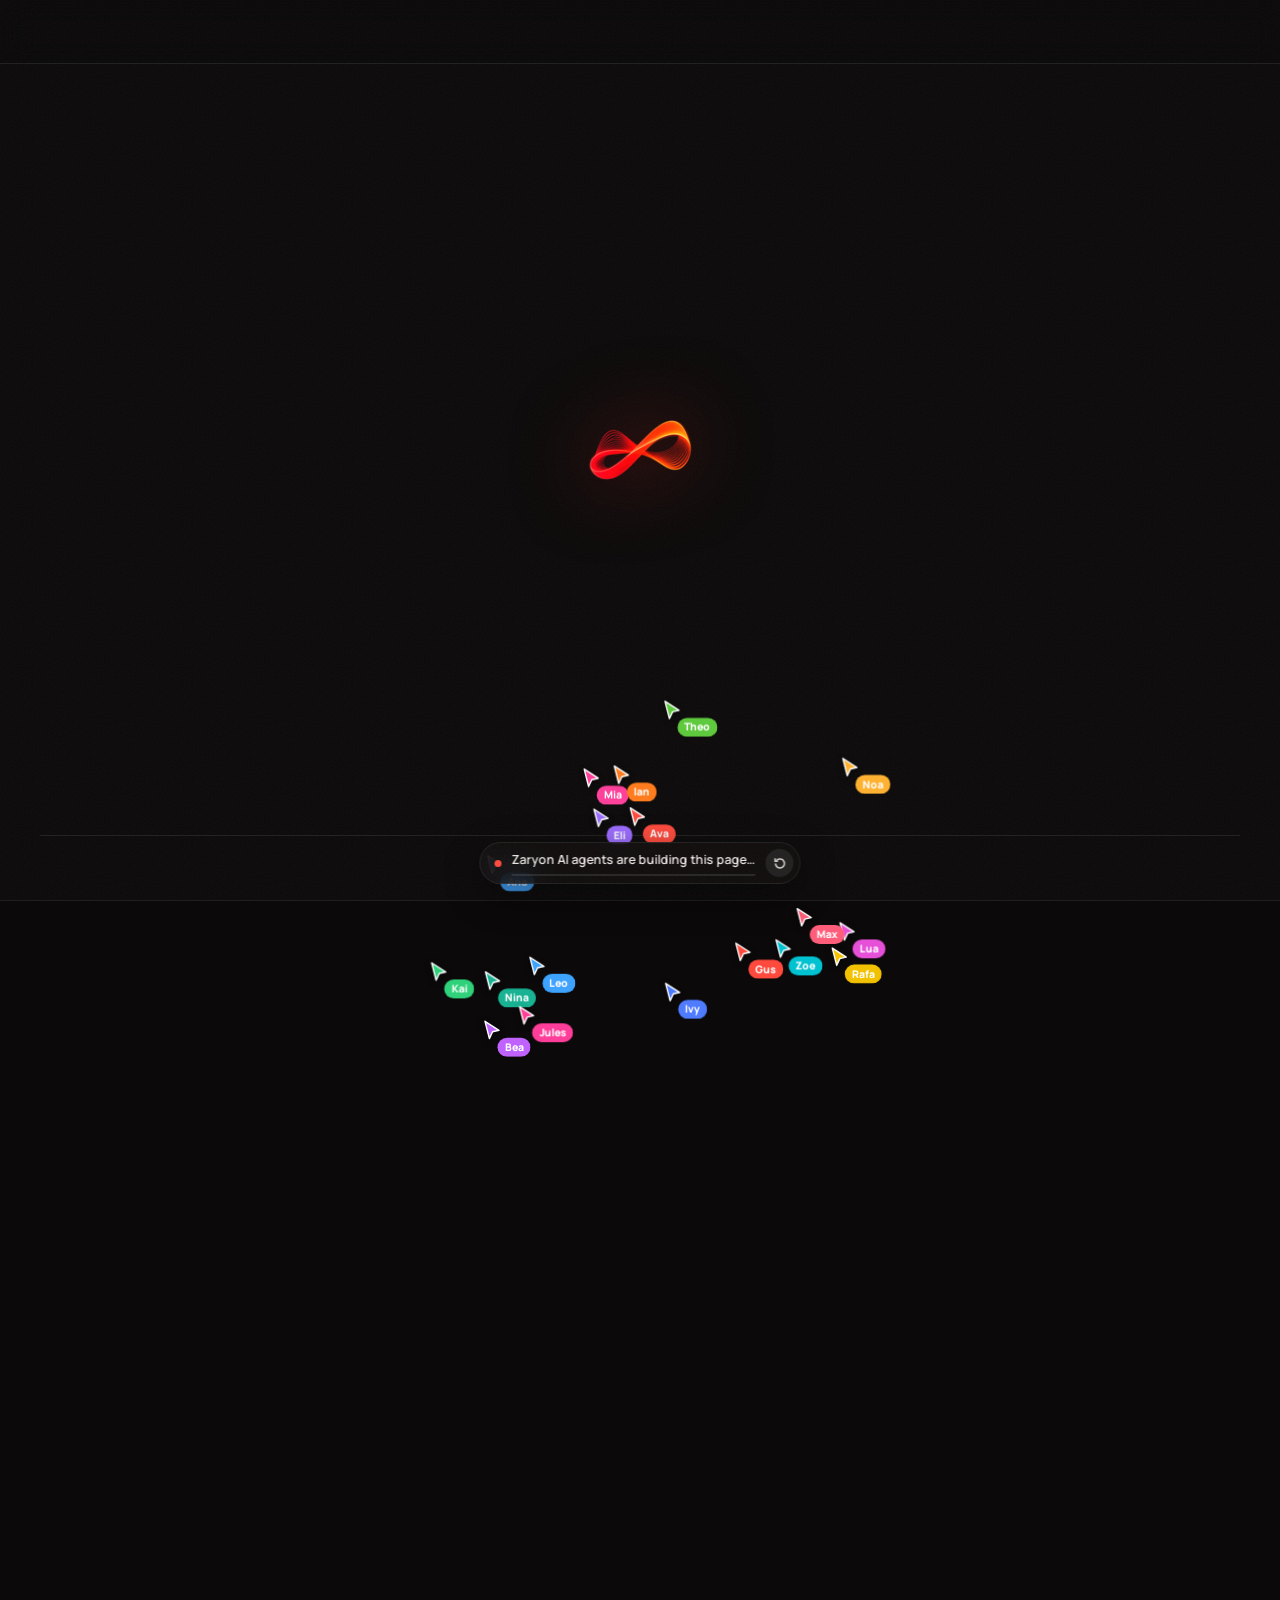
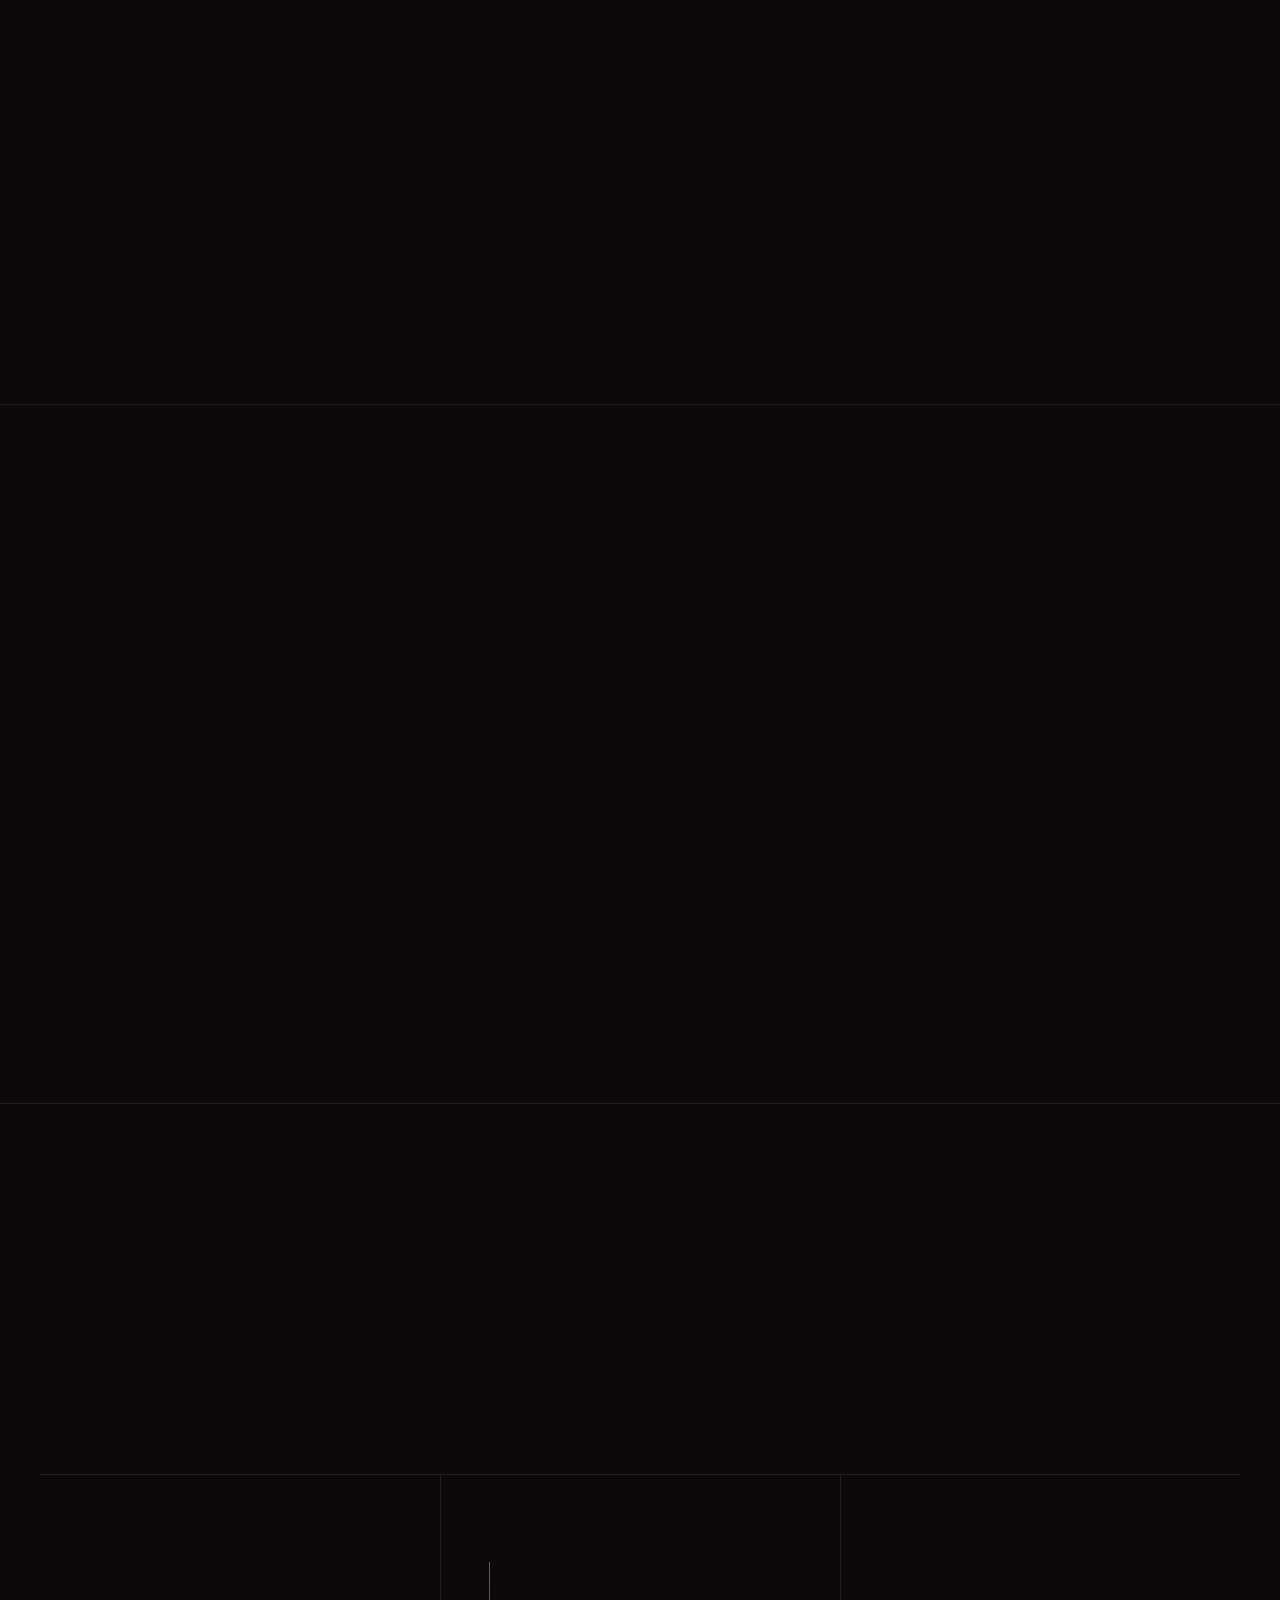
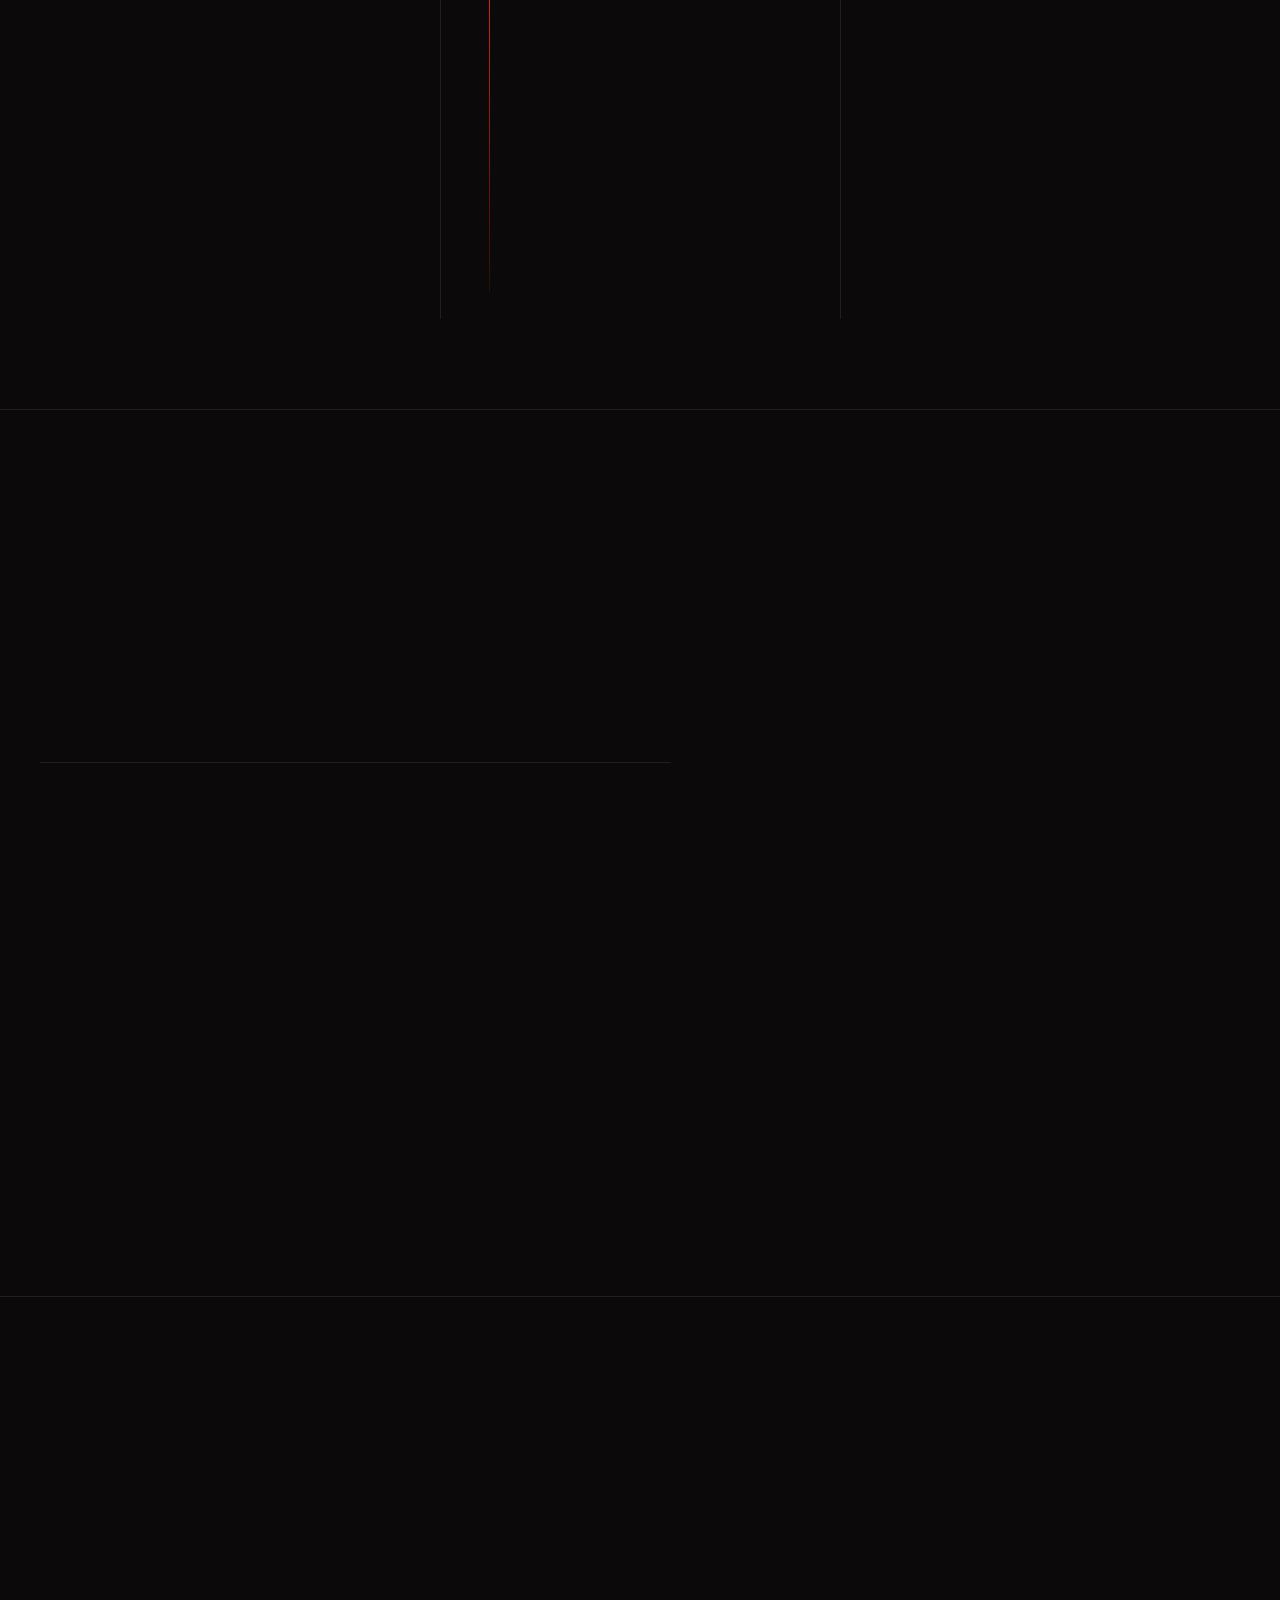
<file: index.html>
<!doctype html>
<html lang="en">
<head>
<meta charset="utf-8">
<meta name="viewport" content="width=device-width,initial-scale=1,viewport-fit=cover">
<title>Zaryon — Portfolio</title>
<meta name="description" content="Zaryon builds AI agents, automations and websites that answer every call, reply to every lead and follow up until the job is booked.">
<meta name="theme-color" content="#0b0909">
<link rel="icon" href="img/icon.png">
<link rel="preconnect" href="https://fonts.googleapis.com">
<link rel="preconnect" href="https://fonts.gstatic.com" crossorigin>
<link href="https://fonts.googleapis.com/css2?family=Anton&family=Caveat:wght@600&family=Manrope:wght@400;500;600;700;800&display=swap" rel="stylesheet">
<link rel="stylesheet" href="style.css?v=9">
<script>
  (function(){var q=location.search,h=document.documentElement;
  if(/[?&]reel/.test(q)){h.classList.add('reel');var m=q.match(/reel=([\d.]+)/);if(m)h.style.setProperty('--text','rgba(243,238,236,'+m[1]+')')}
  var rm=matchMedia('(prefers-reduced-motion: reduce)').matches;
  h.classList.add(/[?&](ready|pronto)/.test(q)||rm?'built':'swarm')})();
</script>
<style>html.swarm [data-b]{visibility:hidden}</style>
</head>
<body>

<header class="hero" id="top" data-unit-d data-name="Hero">
  <div class="hm" data-unit-m data-name="Hero">
    <nav class="nav" aria-label="Main">
      <a href="#top" class="brand hs" data-b="x"><img src="img/icon.png" alt="">ZARYON<span class="dot"></span></a>
      <div class="nav-links" data-b="x">
        <a href="#work" class="hs" data-nav="work">Work</a>
        <a href="#about" class="hs" data-nav="about">About</a>
        <a href="#track" class="hs" data-nav="track">Industries</a>
        <a href="#contact" class="hs" data-nav="contact">Contact</a>
        <a href="/sales/" class="hs">AI Receptionist</a>
      </div>
      <a href="#contact" class="nav-cta hs press" data-b="x">Let's talk <svg width="12" height="12" viewBox="0 0 12 12" fill="none" stroke="currentColor" stroke-width="1.8"><path d="M3 9l6-6M4 3h5v5"/></svg></a>
    </nav>
    <div class="h-top">
      <div class="h-role" data-b="t"><b>AI Revenue Recovery</b><span>Agents · Automation · Websites</span></div>
      <div class="h-avail" data-b="t"><i></i>Taking new pilots</div>
    </div>
    <h1 class="h-title" data-b="h" aria-label="Portfolio">PORTFOLIO</h1>
  </div>
  <div class="hm" data-unit-m data-name="Hero · logo">
    <div class="h-ribbon" data-b="i" data-nudge="70,-50"><div class="glow"></div><img src="img/ribbon.png" alt="Zaryon infinity ribbon logo" width="1300" height="743"></div>
    <div class="h-left">
      <span class="hello" data-b="t">We are</span>
      <div class="h-name" data-b="h">ZARYON<span class="dot"></span></div>
      <p class="h-sub" data-b="t">AI agents &amp; automation</p>
      <p class="h-p" data-b="t">We build AI that answers every call, replies to every lead in seconds and follows up until the job is booked. In English, Spanish and Portuguese.</p>
      <div class="h-cta" data-b="x">
        <a href="#work" class="btn hs press">See the work <svg width="14" height="14" viewBox="0 0 14 14" fill="none" stroke="currentColor" stroke-width="2"><path d="M7 2v10M3 8l4 4 4-4"/></svg></a>
        <span class="h-loc"><svg width="14" height="16" viewBox="0 0 14 16" fill="none" stroke="currentColor" stroke-width="1.7"><path d="M7 15s5-4.6 5-8.5A5 5 0 0 0 2 6.5C2 10.4 7 15 7 15z"/><circle cx="7" cy="6.5" r="1.8"/></svg>Remote · serving the whole US</span>
      </div>
    </div>
  </div>
  <div class="hm" data-unit-m data-name="Hero · numbers">
    <div class="h-right">
      <div class="h-mot" data-b="x"><span class="ring">*</span><p>Every missed call.<br>One agent.</p></div>
      <div class="stats">
        <div class="stat" data-b="x"><b>24/7</b><span><em>Calls answered</em><br>nights, weekends, storm surges</span></div>
        <div class="stat" data-b="x" data-dup><b>3</b><span><em>Languages</em><br>English · Español · Português</span></div>
        <div class="stat" data-b="x" data-dup><b>&lt;1 min</b><span><em>Reply time</em><br>to every new lead ↗</span></div>
      </div>
    </div>
    <div class="h-strip">
      <a href="#inside" class="hs" data-b="t"><span class="play"><svg width="9" height="10" viewBox="0 0 9 10" fill="currentColor"><path d="M0 0l9 5-9 5z"/></svg></span>See a call from the inside · <b>AI receptionist / Roofing</b></a>
      <span data-b="t">Selected work / <b>2026</b></span>
    </div>
  </div>
</header>

<main>
<section class="sec" id="work" data-unit data-name="Work">
  <div class="sec-head">
    <div>
      <p class="eyebrow" data-b="t"><b>01</b> / Selected work</p>
      <h2 class="g-title" data-b="t" data-nudge="-60,0">Work that runs<br>on its own.</h2>
    </div>
    <a href="#grid" class="lnk hs" data-b="t">All projects <svg width="14" height="14" viewBox="0 0 14 14" fill="none" stroke="currentColor" stroke-width="2"><path d="M2 7h10M8 3l4 4-4 4"/></svg></a>
  </div>
  <div class="tabs-row" data-b="x">
    <div class="tabs" role="tablist">
      <button class="tab on hs" data-f="all" role="tab" aria-selected="true">All</button>
      <button class="tab hs" data-f="agents" role="tab" aria-selected="false">AI Agents</button>
      <button class="tab hs" data-f="sites" role="tab" aria-selected="false">Websites</button>    </div>
    <label class="search"><svg width="15" height="15" viewBox="0 0 15 15" fill="none" stroke="currentColor" stroke-width="1.8"><circle cx="6.5" cy="6.5" r="5"/><path d="M10.5 10.5L14 14"/></svg><span class="sr">Search projects</span><input id="q" type="search" placeholder="Search by name or category"></label>
  </div>
  <div class="grid" id="grid">
    <a class="card" href="#inside" data-cat="agents" data-b="c">
      <div class="shot"><img src="img/roofing-demo.jpg" alt="Coastline Roof and Window AI call demo" loading="lazy"><span class="tag">Live demo</span></div>
      <div class="c-meta"><span class="c-num">01</span><div><h3>Coastline Roof &amp; Window</h3><p>AI Agents · 2026</p><p class="d">A storm-night call answered, the leak triaged and the inspection booked in about a minute.</p></div><span class="c-arr"><svg width="12" height="12" viewBox="0 0 12 12" fill="none" stroke="currentColor" stroke-width="1.8"><path d="M3 9l6-6M4 3h5v5"/></svg></span></div>
    </a>
    <a class="card" href="/sales/" data-cat="sites" data-b="c" data-dup>
      <div class="shot"><img src="img/zaryon-site.jpg" alt="Zaryon.ai website" loading="lazy"><span class="tag">Our site</span></div>
      <div class="c-meta"><span class="c-num">02</span><div><h3>Zaryon.ai</h3><p>Websites · 2026</p><p class="d">Our own sales site: a live call dashboard, a real call to hear and a free missed-call audit.</p></div><span class="c-arr"><svg width="12" height="12" viewBox="0 0 12 12" fill="none" stroke="currentColor" stroke-width="1.8"><path d="M3 9l6-6M4 3h5v5"/></svg></span></div>
    </a>
    <a class="card" href="#contact" data-cat="agents" data-b="c" data-dup>
      <div class="shot"><img src="img/simplypure.jpg" alt="Lead assistant demo" loading="lazy"><span class="tag">Pilot</span></div>
      <div class="c-meta"><span class="c-num">03</span><div><h3>Lead Assistant</h3><p>AI Agents · 2026</p><p class="d">Every missed call and web form gets a text back in seconds, even mid-job.</p></div><span class="c-arr"><svg width="12" height="12" viewBox="0 0 12 12" fill="none" stroke="currentColor" stroke-width="1.8"><path d="M3 9l6-6M4 3h5v5"/></svg></span></div>
    </a>
  </div>
  <p class="empty" id="empty">No project matches that search.<button id="clear">Clear the search</button></p>

  <div class="tools">
    <div data-b="t">
      <p class="eyebrow">Built with</p>
      <h3>The everyday stack.</h3>
    </div>
    <div data-b="x">
      <div class="marq" id="marq"><div class="m-track" id="mtrack"></div></div>
      <div class="t-ctrl">
        <button id="mprev" class="hs press" aria-label="Previous"><svg width="14" height="14" viewBox="0 0 14 14" fill="none" stroke="currentColor" stroke-width="2"><path d="M9 2L4 7l5 5"/></svg></button>
        <button id="mpause" class="hs press" aria-label="Pause"><svg width="12" height="12" viewBox="0 0 12 12" fill="currentColor"><rect x="2" y="1" width="3" height="10"/><rect x="7" y="1" width="3" height="10"/></svg></button>
        <button id="mnext" class="hs press" aria-label="Next"><svg width="14" height="14" viewBox="0 0 14 14" fill="none" stroke="currentColor" stroke-width="2"><path d="M5 2l5 5-5 5"/></svg></button>
        <button id="mall" class="all hs press">See all (12) +</button>
      </div>
    </div>
  </div>
</section>

<section class="sec" id="inside" data-unit data-name="Under the hood">
  <div class="bs">
    <div>
      <p class="eyebrow" data-b="t">Under the hood</p>
      <h2 class="g-title" data-b="t">From draft.<br><span class="r">To live.</span></h2>
      <p class="lead" data-b="t">Every build starts as boxes and lines. Drag the handle to see the Coastline call demo go from wireframe to the page that answers a roofer's phone at 8:47 PM.</p>
      <dl class="sheet" data-b="x">
        <div><dt>Project</dt><dd>Coastline Roof &amp; Window</dd></div>
        <div><dt>Type</dt><dd>AI call answering demo</dd></div>
        <div><dt>Languages</dt><dd>EN · ES · PT</dd></div>
        <div><dt>Built with</dt><dd>HTML · CSS · JS</dd></div>
      </dl>
    </div>
    <div class="cmp hs" id="cmp" data-b="i" data-nudge="0,70">
      <img src="img/roofing-wire.jpg" alt="Wireframe draft of the page">
      <img class="live" src="img/roofing-demo.jpg" alt="Finished live page">
      <div class="bar"></div>
      <button class="handle" id="handle" role="slider" aria-label="Compare draft and live" aria-valuemin="0" aria-valuemax="100" aria-valuenow="50"><svg width="22" height="12" viewBox="0 0 22 12" fill="none" stroke="currentColor" stroke-width="2"><path d="M6 1L1 6l5 5M16 1l5 5-5 5"/></svg></button>
      <span class="lb l">Draft</span><span class="lb r">Live</span>
    </div>
  </div>
</section>

<section class="sec" id="about" data-unit data-name="About">
  <div class="about-head">
    <div>
      <p class="eyebrow" data-b="t"><b>02</b> / Behind the agents</p>
      <h2 class="g-title" data-b="t">More than code.<br><span class="r">Systems that work.</span></h2>
    </div>
    <p data-b="t">Zaryon builds revenue-recovery systems for high-ticket local businesses: roofers, remodelers, law firms and clinics. The phone gets answered, the lead gets a reply, the follow-up happens, and the owner sees what was recovered. Same software for every industry. Only the script changes.</p>
  </div>
  <div class="cols3">
    <div>
      <h4 data-b="t">What we build</h4>
      <div class="svc" data-b="x"><small>AGENTS</small><b>AI receptionist</b><span>Answers 24/7, triages, books the visit.</span></div>
      <div class="svc" data-b="x" data-dup><small>AUTOMATION</small><b>Lead follow-up</b><span>Replies in seconds, follows up for days.</span></div>
      <div class="tags">
        <span data-b="x">Phone</span><span data-b="x" data-dup>SMS</span><span data-b="x" data-dup>Websites</span><span data-b="x" data-dup>Dashboards</span><span data-b="x" data-dup>Reviews</span><span data-b="x" data-dup>Lead lists</span>
      </div>
      <div class="icons6" data-b="x"><i>Py</i><i>JS</i><i>AI</i><i>☎</i><i>✉</i><i>◎</i></div>
    </div>
    <div>
      <h4 data-b="t">From audit to live</h4>
      <div class="steps">
        <div class="step" data-b="x"><i>01</i><div><b>Free audit</b><span>We call your line after hours and count what leaks.</span></div></div>
        <div class="step" data-b="x" data-dup><i>02</i><div><b>Script</b><span>The call flow, written in your words.</span></div></div>
        <div class="step" data-b="x" data-dup><i>03</i><div><b>Build</b><span>Agent, follow-ups and dashboard.</span></div></div>
        <div class="step" data-b="x" data-dup><i>04</i><div><b>Test</b><span>You call it before your customers do.</span></div></div>
        <div class="step" data-b="x" data-dup><i>05</i><div><b>Live</b><span>A weekly report of calls answered and jobs booked.</span></div></div>
      </div>
    </div>
    <div>
      <div class="quote" data-b="x">
        <span class="q">“</span>
        <p>A good agent is one you forget is running.</p>
        <span class="sig">Zaryon</span>
        <small>Let's automate what slips through.</small>
      </div>
    </div>
  </div>
</section>

<section class="sec" id="track" data-unit data-name="Industries">
  <div class="sec-head">
    <div>
      <p class="eyebrow" data-b="t"><b>03</b> / Industries</p>
      <h2 class="g-title" data-b="t" data-nudge="80,0">Same system.<br><span class="r">Any phone that rings.</span></h2>
    </div>
    <p class="eyebrow" data-b="t">Industries &amp; builds</p>
  </div>
  <div class="tr">
    <div class="acc" id="acc">
      <div class="acc-i open" data-b="x">
        <button class="acc-b hs" aria-expanded="true"><span class="y">01</span><span><b>Home services</b><small>Roofing · Windows · Pools · Remodeling</small></span><span class="pm">−</span></button>
        <div class="acc-p"><div><p>Where we start. A roof job runs five figures and the homeowner hires whoever answers first. The agent books inspections, asks for photos and texts the owner a ready job.</p></div></div>
      </div>
      <div class="acc-i" data-b="x" data-dup>
        <button class="acc-b hs" aria-expanded="false"><span class="y">02</span><span><b>Law firms</b><small>Personal injury · Immigration · Criminal · Family</small></span><span class="pm">+</span></button>
        <div class="acc-p"><div><p>Intake only, never legal advice. The agent collects the facts, checks for conflicts to flag and books the free case review, in Spanish and Portuguese too.</p></div></div>
      </div>
      <div class="acc-i" data-b="x" data-dup>
        <button class="acc-b hs" aria-expanded="false"><span class="y">03</span><span><b>Health</b><small>Dental implants · Plastic surgery · Med spas · LASIK</small></span><span class="pm">+</span></button>
        <div class="acc-p"><div><p>Never medical advice. Consultations booked 24/7, questions about procedures and financing answered, and reminders so fewer patients skip.</p></div></div>
      </div>
      <div class="acc-i" data-b="x" data-dup>
        <button class="acc-b hs" aria-expanded="false"><span class="y">04</span><span><b>Three languages</b><small>English · Español · Português</small></span><span class="pm">+</span></button>
        <div class="acc-p"><div><p>Callers switch language mid-sentence. The agent follows them, and the owner still gets the summary in English.</p></div></div>
      </div>
    </div>
    <div class="ms">
      <p class="eyebrow" data-b="t">Recent builds</p>
      <h3 data-b="t">Built. <span class="red">Being tested.</span></h3>
      <div>
        <a href="#work" class="m-row hs" data-b="x"><div><b>Zaryon.ai</b><span>Website · live call demo · free audit</span></div><span class="ring"><svg width="12" height="12" viewBox="0 0 12 12" fill="none" stroke="currentColor" stroke-width="1.8"><path d="M3 9l6-6M4 3h5v5"/></svg></span></a>
        <a href="#work" class="m-row hs" data-b="x" data-dup><div><b>Lead Assistant</b><span>Text-back in seconds · follow-ups</span></div><span class="ring"><svg width="12" height="12" viewBox="0 0 12 12" fill="none" stroke="currentColor" stroke-width="1.8"><path d="M3 9l6-6M4 3h5v5"/></svg></span></a>
        <a href="#work" class="m-row hs" data-b="x" data-dup><div><b>Coastline Roof &amp; Window</b><span>AI call demo · 3 languages</span></div><span class="ring"><svg width="12" height="12" viewBox="0 0 12 12" fill="none" stroke="currentColor" stroke-width="1.8"><path d="M3 9l6-6M4 3h5v5"/></svg></span></a>
      </div>
    </div>
  </div>
</section>

<section class="sec" id="contact" data-unit data-name="Contact">
  <div class="ct">
    <div>
      <p class="eyebrow" data-b="t" data-nudge="-50,0"><b>04</b> / Your next project</p>
      <h2 class="g-title" data-b="t">Tell us what<br><span class="r">slips through.</span></h2>
      <p class="lead" data-b="t">Missed calls, slow replies, leads nobody followed up. We run a free audit of your phone line and send what we found within one business day.</p>
      <div data-b="x">
        <button class="start hs press" id="openForm" aria-expanded="false">Start a conversation <span class="ring"><svg width="14" height="14" viewBox="0 0 14 14" fill="none" stroke="currentColor" stroke-width="2"><path d="M3 11l8-8M4 3h7v7"/></svg></span></button>
        <form class="cform" id="cform">
          <label>Name<input name="n" autocomplete="name" required></label>
          <label>Email<input name="e" type="email" autocomplete="email" required></label>
          <label>What slips through?<textarea name="m" required placeholder="We miss calls after 6 PM…"></textarea></label>
          <button class="btn hs press" type="submit">Write the email ↗</button>
        </form>
      </div>
    </div>
    <div>
      <div class="chans">
        <a class="chan hs" href="mailto:team@zaryon.ai" data-b="x"><span class="ring"><svg width="16" height="14" viewBox="0 0 16 14" fill="none" stroke="currentColor" stroke-width="1.7"><rect x="1" y="1" width="14" height="12" rx="2"/><path d="M1.5 2l6.5 5 6.5-5"/></svg></span><div><small>Email</small><b>team@zaryon.ai</b></div><svg width="12" height="12" viewBox="0 0 12 12" fill="none" stroke="currentColor" stroke-width="1.8"><path d="M3 9l6-6M4 3h5v5"/></svg></a>
        <a class="chan hs" href="https://zaryon.ai" data-b="x" data-dup><span class="ring"><svg width="16" height="16" viewBox="0 0 16 16" fill="none" stroke="currentColor" stroke-width="1.6"><circle cx="8" cy="8" r="7"/><path d="M1 8h14M8 1c2.2 2 2.2 12 0 14M8 1c-2.2 2-2.2 12 0 14"/></svg></span><div><small>Website</small><b>zaryon.ai</b></div><svg width="12" height="12" viewBox="0 0 12 12" fill="none" stroke="currentColor" stroke-width="1.8"><path d="M3 9l6-6M4 3h5v5"/></svg></a>
        <a class="chan hs" href="https://zaryon.ai/#audit" data-b="x" data-dup><span class="ring"><svg width="16" height="16" viewBox="0 0 16 16" fill="none" stroke="currentColor" stroke-width="1.6"><rect x="1.5" y="2.5" width="13" height="12" rx="2"/><path d="M1.5 6.5h13M5 1v3M11 1v3"/></svg></span><div><small>Free audit</small><b>Book a call-line check</b></div><svg width="12" height="12" viewBox="0 0 12 12" fill="none" stroke="currentColor" stroke-width="1.8"><path d="M3 9l6-6M4 3h5v5"/></svg></a>
        <div class="chan" data-b="x" data-dup><span class="ring"><svg width="14" height="16" viewBox="0 0 14 16" fill="none" stroke="currentColor" stroke-width="1.7"><path d="M7 15s5-4.6 5-8.5A5 5 0 0 0 2 6.5C2 10.4 7 15 7 15z"/><circle cx="7" cy="6.5" r="1.8"/></svg></span><div><small>Where</small><b>Remote · USA · EN / ES / PT</b></div><span></span></div>
      </div>
      <div class="replay" data-b="x">
        <div><small>Zaryon · Replay</small><b>Built live.</b></div>
        <button id="replay2" class="press" aria-label="Build the page again"><svg width="16" height="18" viewBox="0 0 16 18" fill="currentColor"><path d="M0 0l16 9-16 9z"/></svg></button>
      </div>
    </div>
  </div>
</section>
</main>

<footer class="foot" data-unit data-name="Footer">
  <a href="#top" class="brand hs" data-b="x"><img src="img/icon.png" alt="">ZARYON<span class="dot"></span></a>
  <span data-b="t">AI that answers, replies and follows up. So you don't lose the job.</span>
  <div class="ic" data-b="x">
    <a href="mailto:team@zaryon.ai" class="hs" aria-label="Email"><svg width="16" height="14" viewBox="0 0 16 14" fill="none" stroke="currentColor" stroke-width="1.7"><rect x="1" y="1" width="14" height="12" rx="2"/><path d="M1.5 2l6.5 5 6.5-5"/></svg></a>
    <a href="https://zaryon.ai" class="hs" aria-label="Website"><svg width="16" height="16" viewBox="0 0 16 16" fill="none" stroke="currentColor" stroke-width="1.6"><circle cx="8" cy="8" r="7"/><path d="M1 8h14M8 1c2.2 2 2.2 12 0 14M8 1c-2.2 2-2.2 12 0 14"/></svg></a>
    <a href="#top" class="hs" aria-label="Back to top"><svg width="14" height="14" viewBox="0 0 14 14" fill="none" stroke="currentColor" stroke-width="2"><path d="M7 12V2M3 6l4-4 4 4"/></svg></a>
  </div>
</footer>

<div id="intro" hidden><img src="img/icon.png" alt=""></div>
<div id="layer" aria-hidden="true"></div>

<div class="sbar" id="sbar" role="status" aria-live="polite" hidden>
  <span class="s-dot" aria-hidden="true"></span>
  <span class="s-main">
    <span class="s-st" id="st">Zaryon AI agents are building this page…</span>
    <span class="s-prog" aria-hidden="true"><i id="prog"></i></span>
  </span>
  <button class="s-ic press" id="replay" aria-label="Watch the agents build it again" title="Watch again"><svg width="13" height="13" viewBox="0 0 16 16" fill="none" stroke="currentColor" stroke-width="2"><path d="M2.5 8a5.5 5.5 0 1 0 1.7-4M2 1.5v3.5h3.5"/></svg></button>
  <span hidden><b id="nAg"></b><b id="nLay"></b><span id="av"></span><button id="tour" tabindex="-1"></button><span id="spd"></span></span>
</div>

<script src="app.js?v=9"></script>
<script src="swarm.js?v=9"></script>
</body>
</html>
</file>
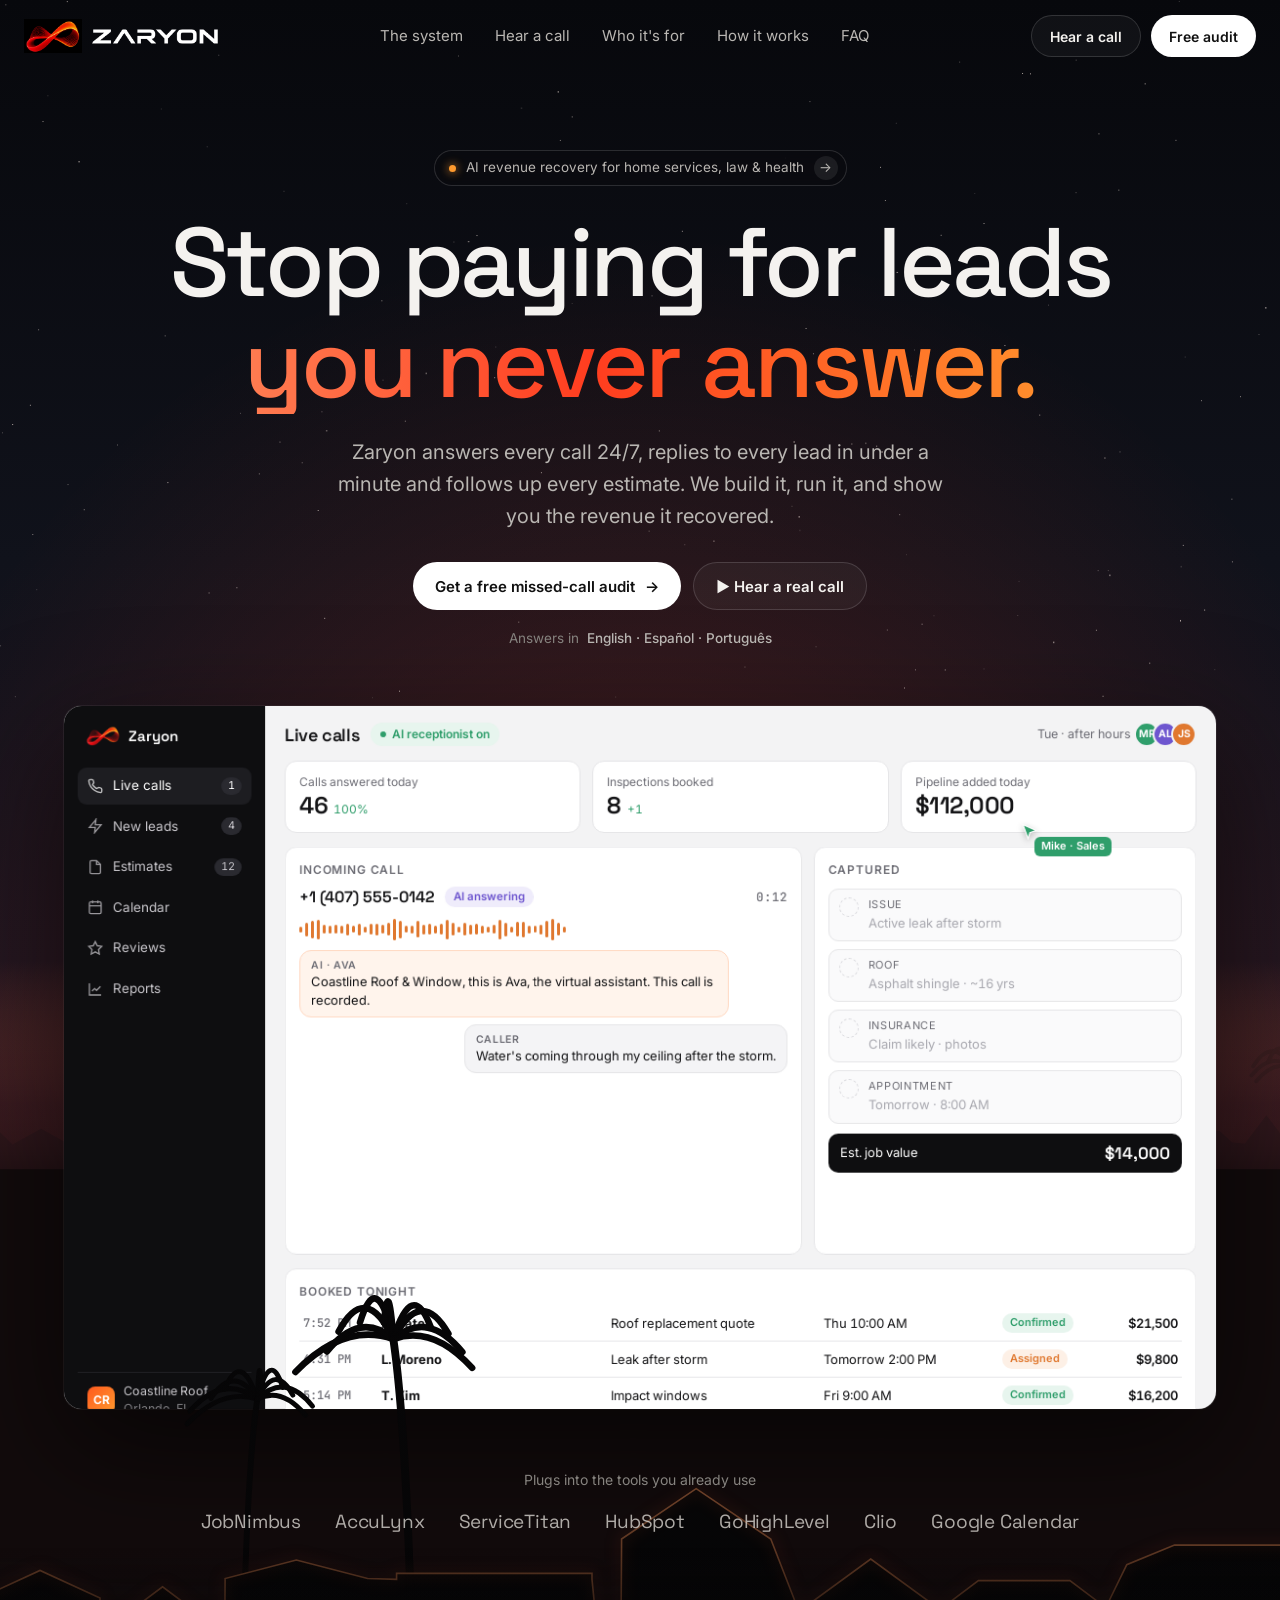
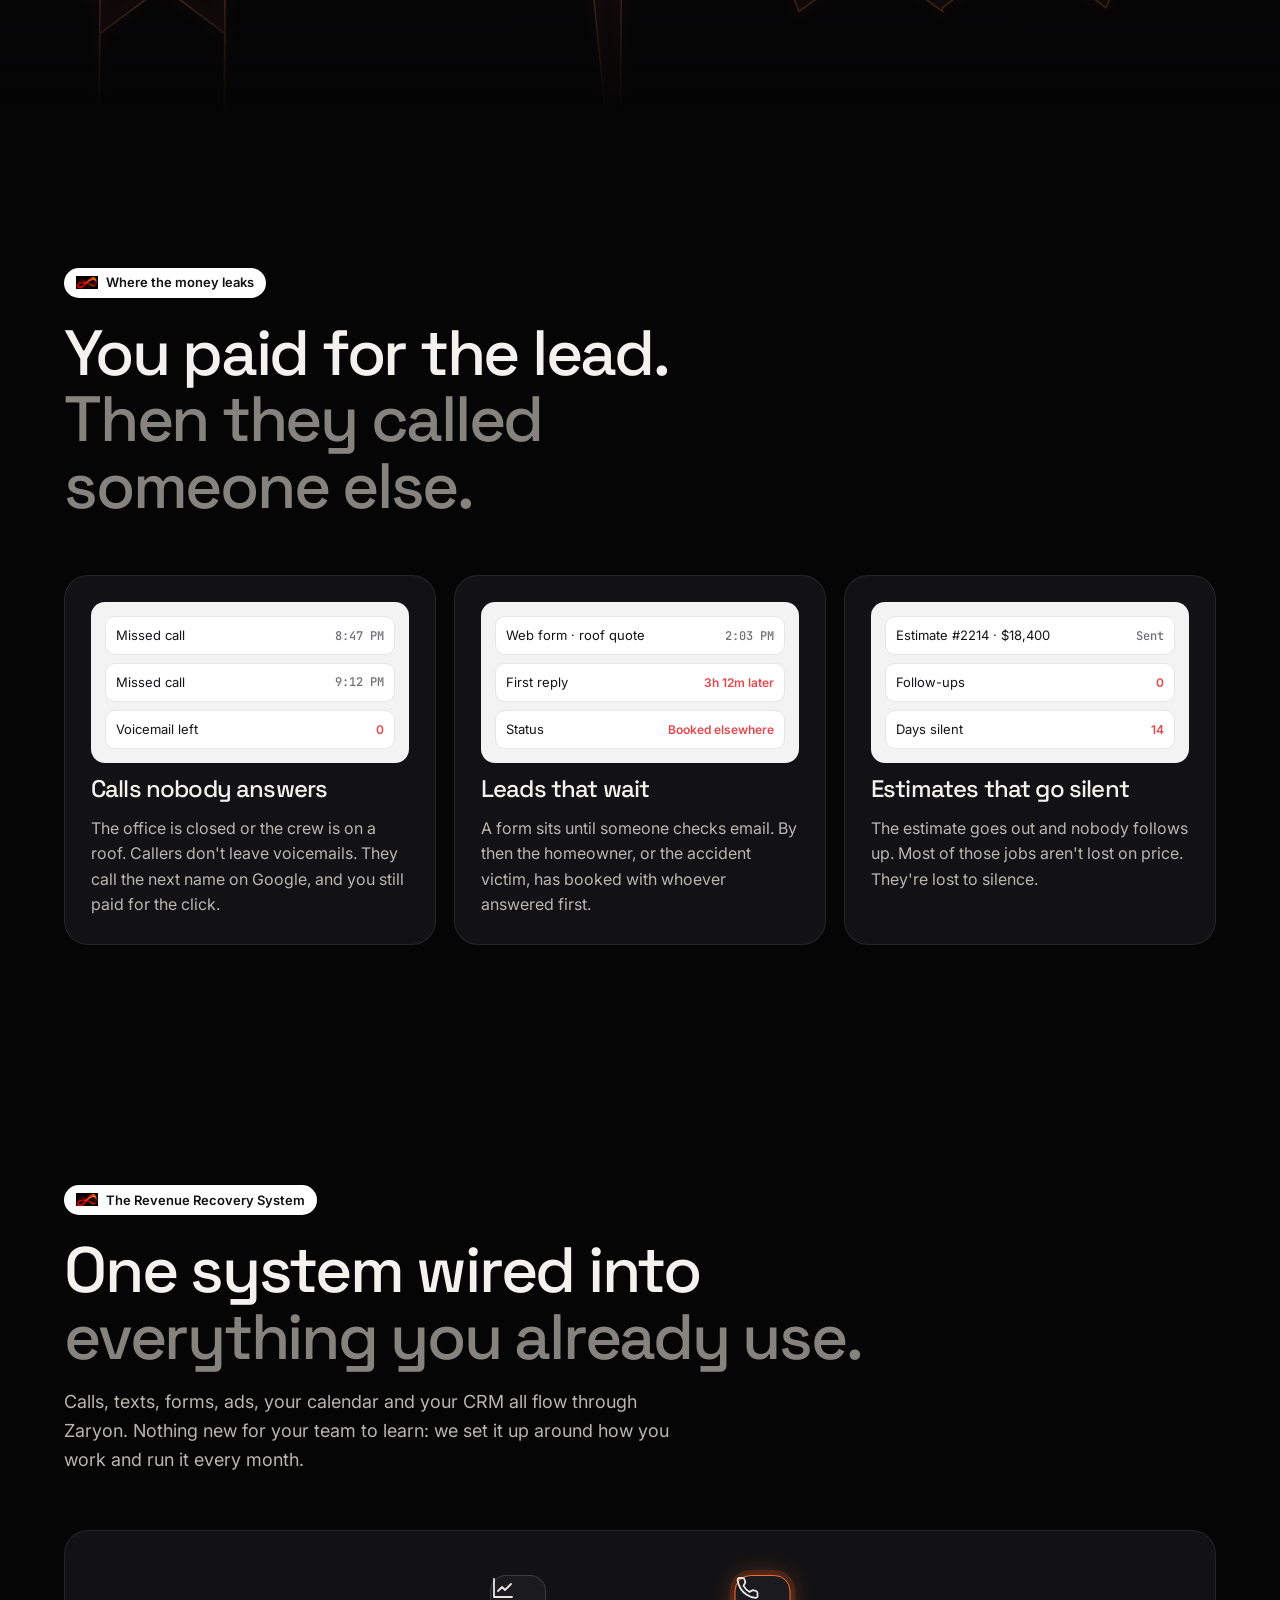
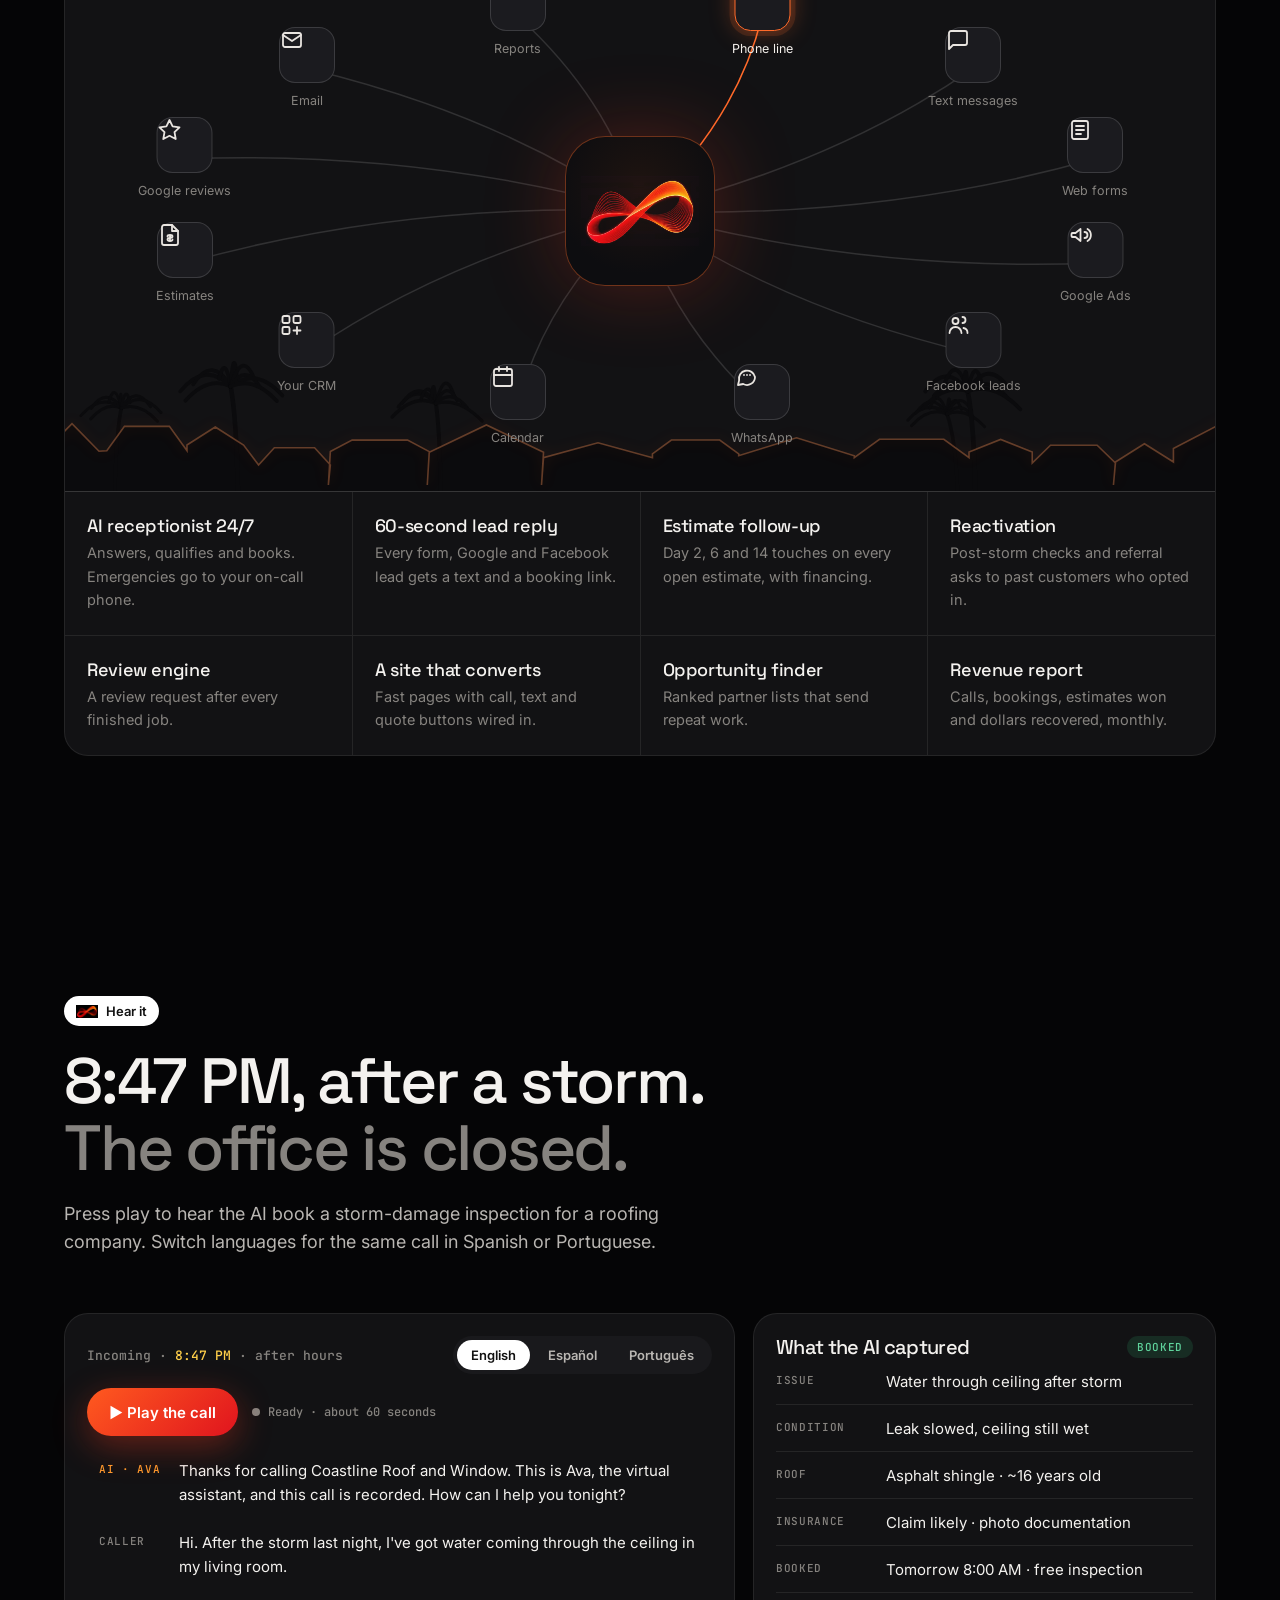
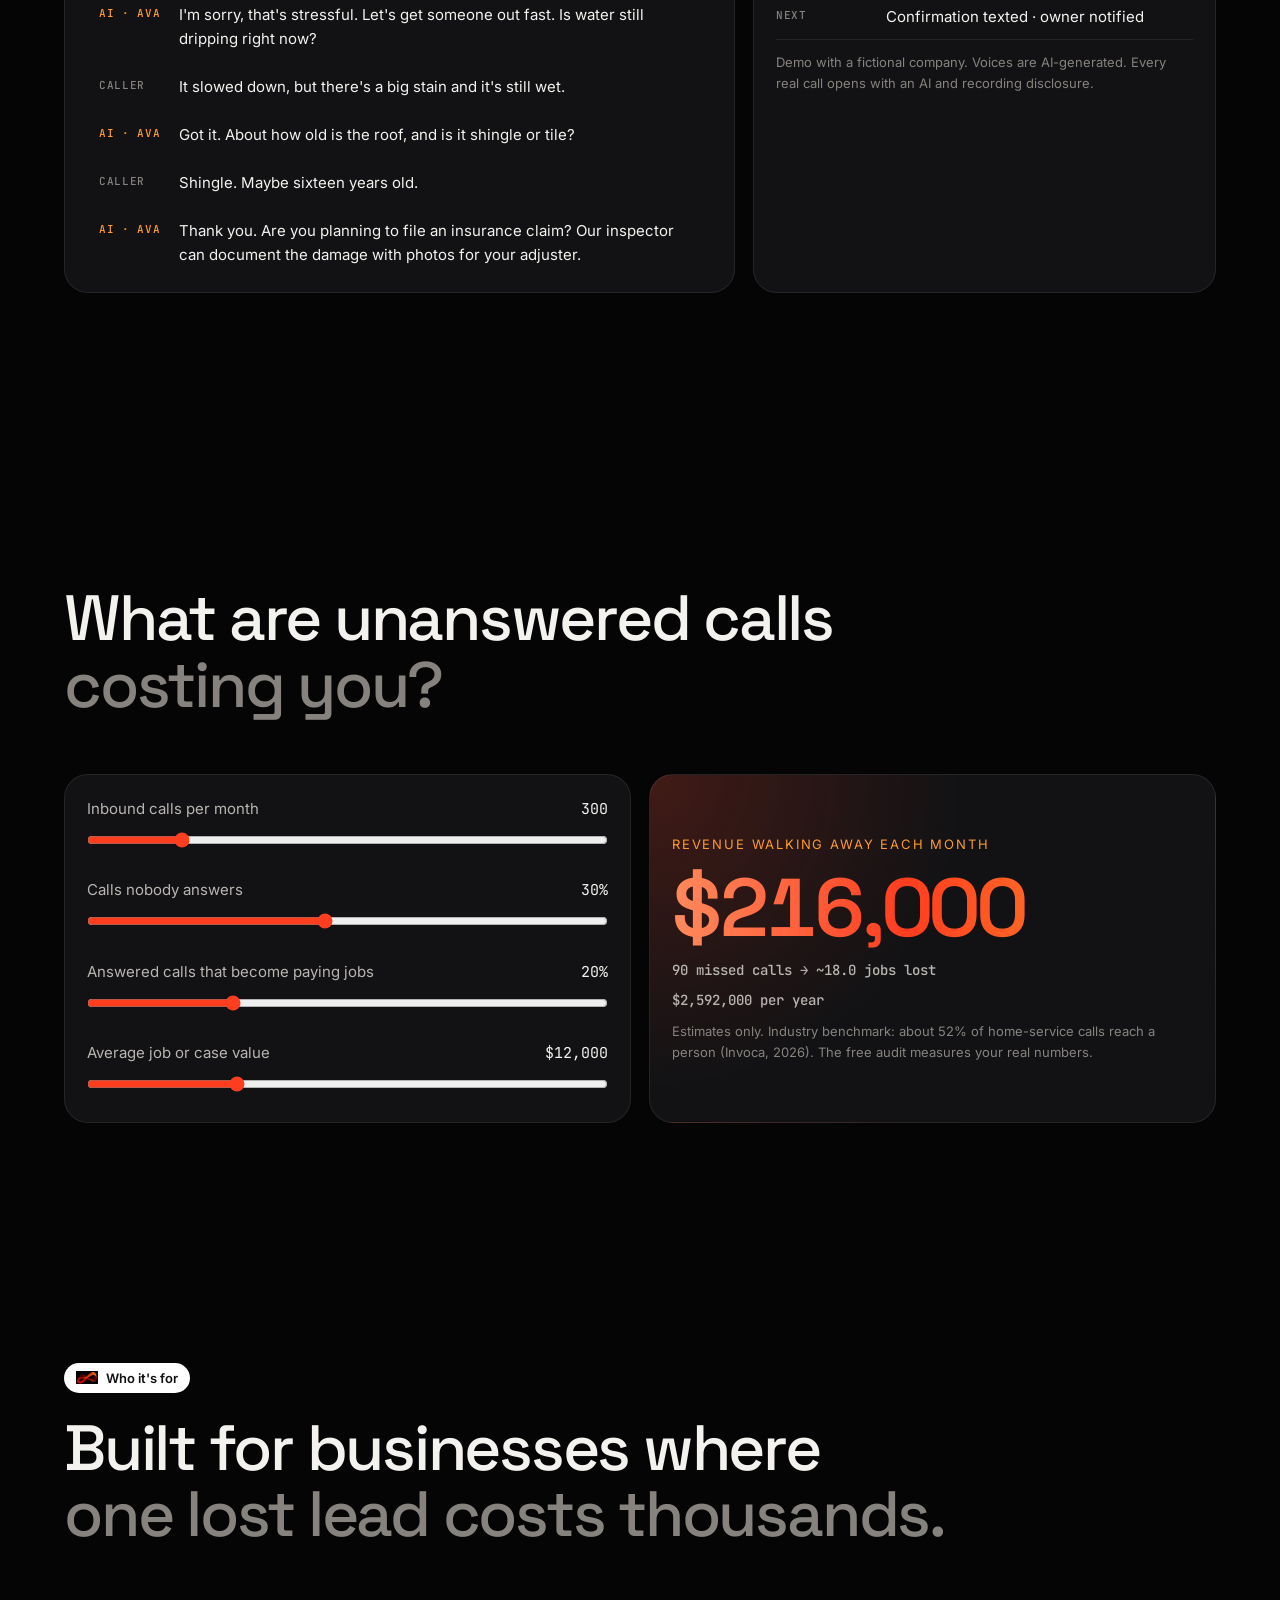
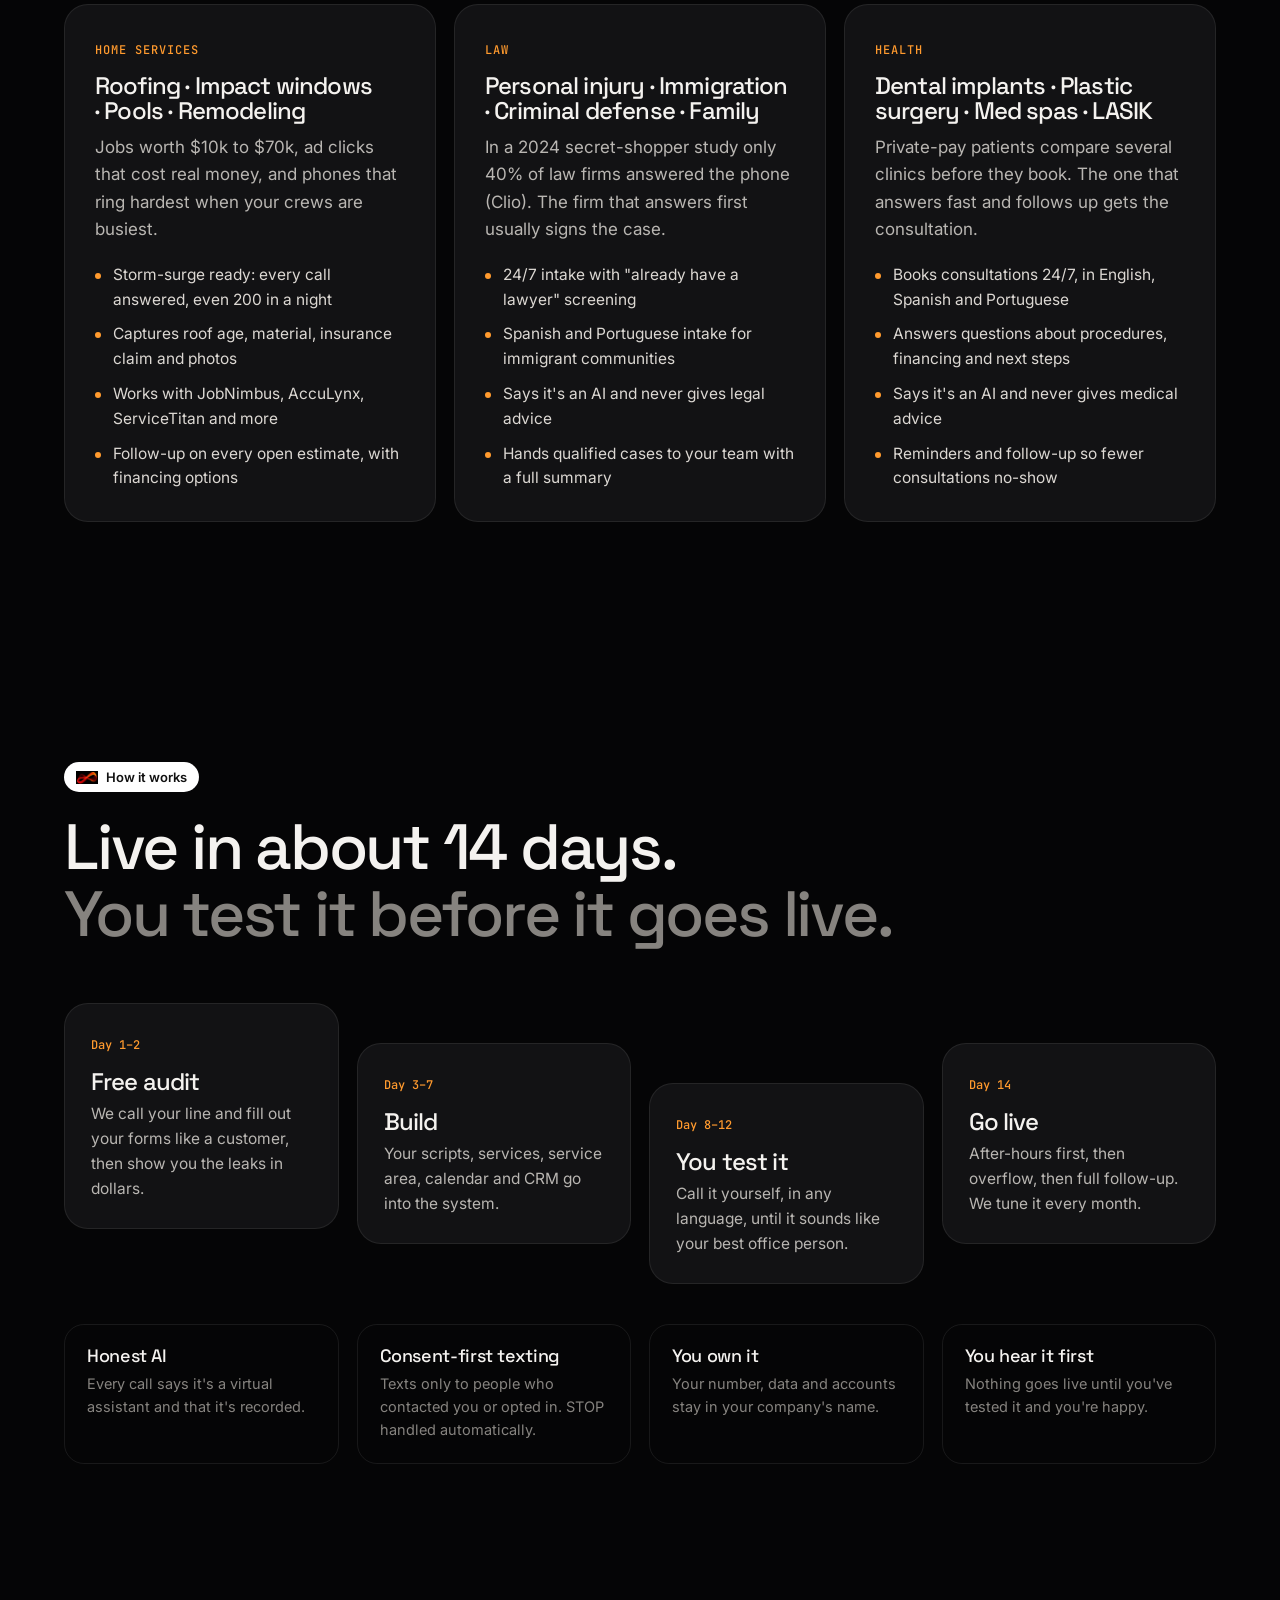
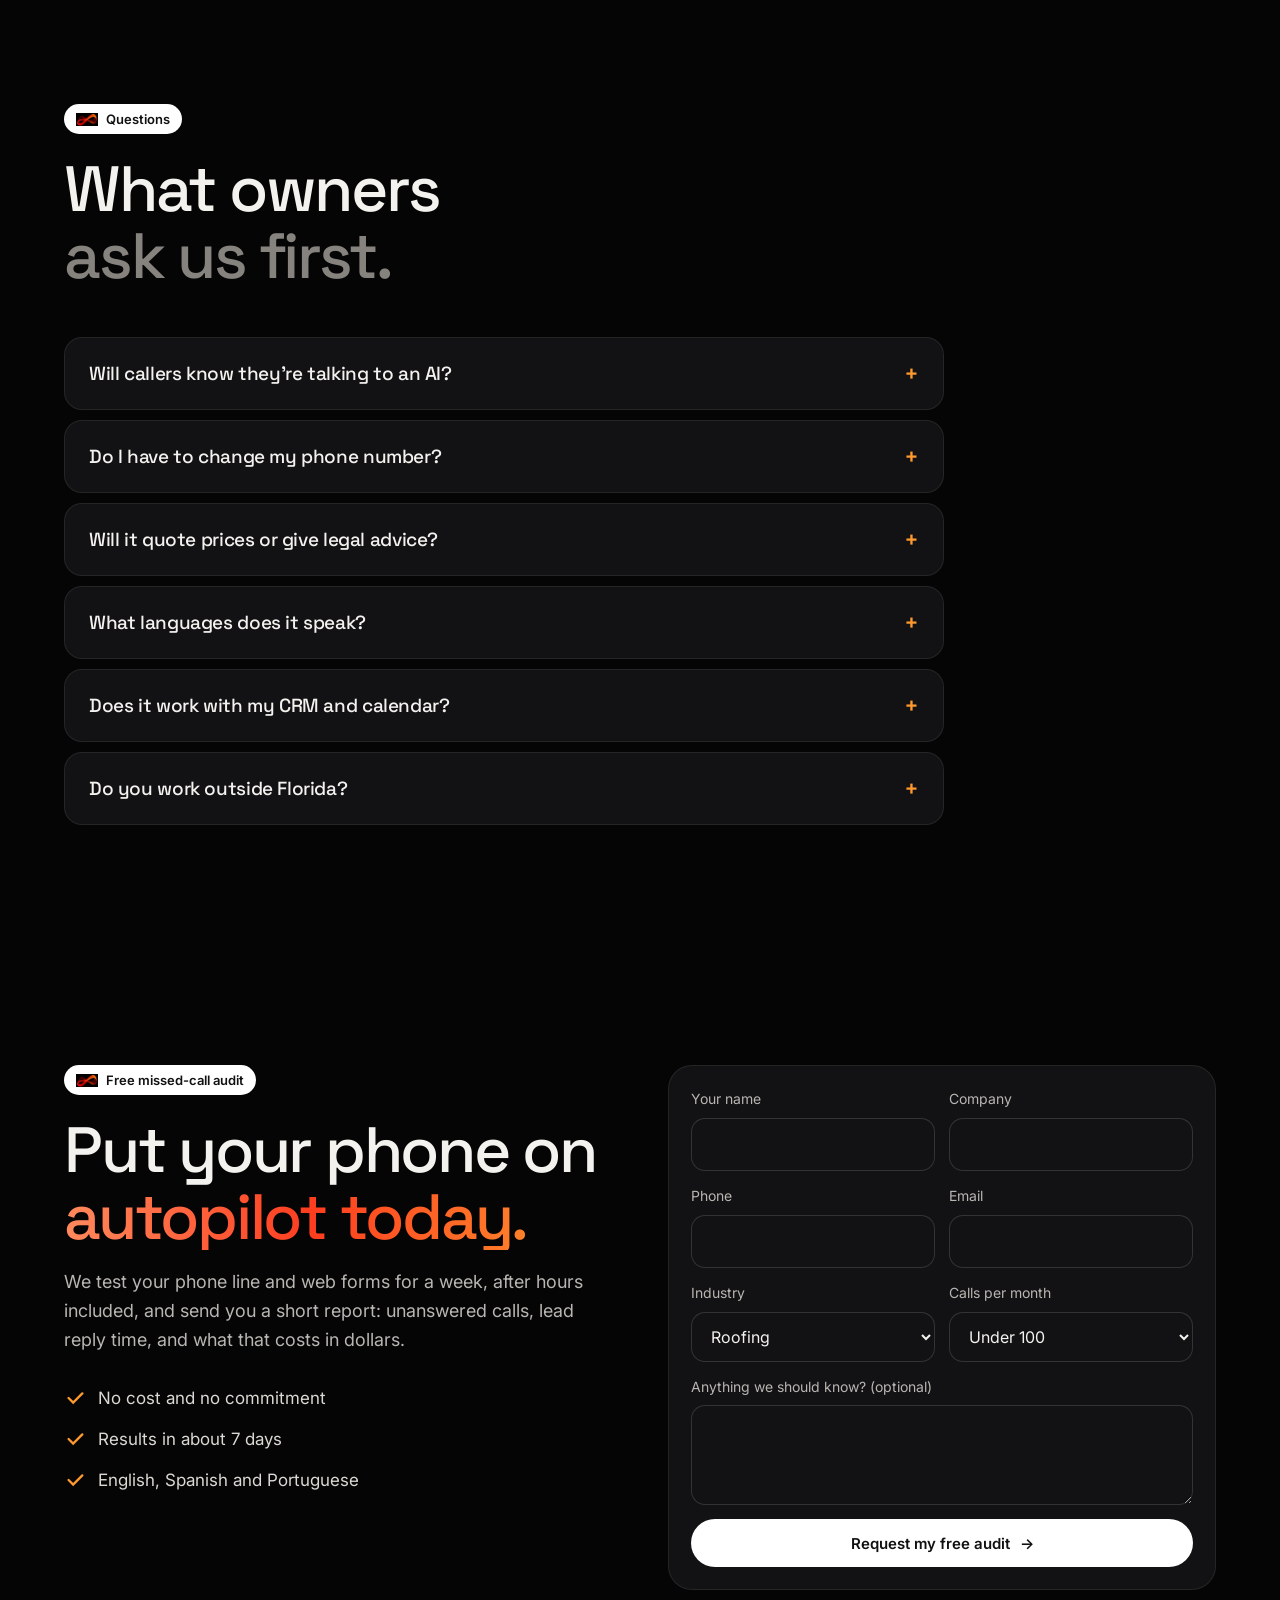
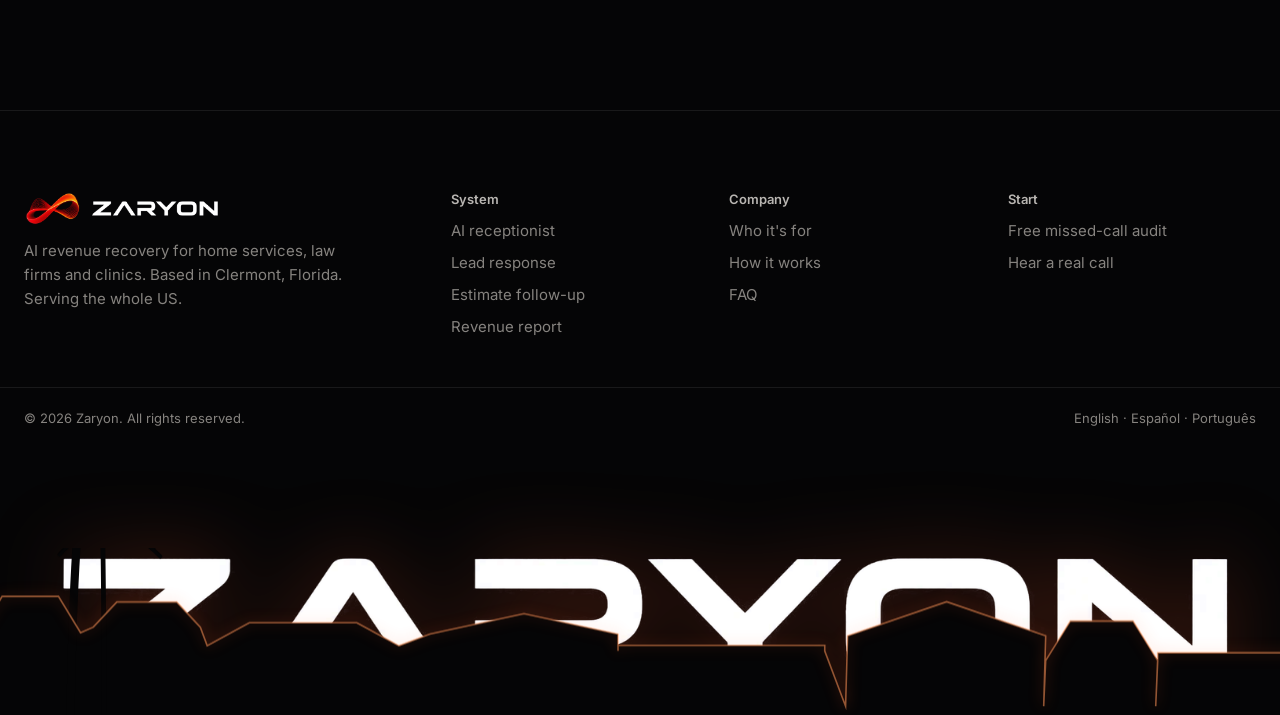
<file: sales/index.html>
<!doctype html>
<html lang="en">
<head>
<meta charset="utf-8">
<meta name="viewport" content="width=device-width, initial-scale=1, viewport-fit=cover">
<title>Zaryon | AI Revenue Recovery for Home Services, Law &amp; Health</title>
<meta name="description" content="Zaryon answers every call 24/7 in English, Spanish and Portuguese, replies to every lead in under a minute, follows up every estimate, and shows you the revenue recovered. For home services, law firms and private-pay clinics across the US.">
<link rel="canonical" href="https://zaryon.ai/sales/">
<meta name="theme-color" content="#050506">
<meta property="og:type" content="website">
<meta property="og:site_name" content="Zaryon">
<meta property="og:url" content="https://zaryon.ai/sales/">
<meta property="og:title" content="Zaryon | Stop paying for leads you never answer">
<meta property="og:description" content="24/7 AI call answering, 60-second lead response and estimate follow-up, built and run for you. English, Spanish and Portuguese.">
<meta property="og:image" content="https://zaryon.ai/og.png">
<meta property="og:image:width" content="1200">
<meta property="og:image:height" content="630">
<meta name="twitter:card" content="summary_large_image">
<meta name="twitter:image" content="https://zaryon.ai/og.png">
<link rel="icon" type="image/png" href="/icon.png">
<link rel="apple-touch-icon" href="/icon.png">
<script type="application/ld+json">
{"@context":"https://schema.org","@graph":[
 {"@type":"ProfessionalService","@id":"https://zaryon.ai/#org","name":"Zaryon","url":"https://zaryon.ai/","logo":"https://zaryon.ai/icon.png","image":"https://zaryon.ai/og.png",
  "description":"Zaryon builds and runs AI revenue recovery systems for home services, law firms and private-pay clinics: 24/7 multilingual call answering, instant lead response, estimate follow-up and reporting.",
  "areaServed":{"@type":"Country","name":"United States"},
  "address":{"@type":"PostalAddress","addressLocality":"Clermont","addressRegion":"FL","addressCountry":"US"},
  "knowsLanguage":["en","es","pt"]},
 {"@type":"FAQPage","mainEntity":[
  {"@type":"Question","name":"Will callers know they're talking to an AI?","acceptedAnswer":{"@type":"Answer","text":"Yes. Every call opens by saying it's a virtual assistant and that the call is recorded. It never pretends to be a person."}},
  {"@type":"Question","name":"Do I have to change my phone number?","acceptedAnswer":{"@type":"Answer","text":"No. You keep your number. You choose which calls the AI takes: after hours, overflow, or all of them."}},
  {"@type":"Question","name":"What languages does it speak?","acceptedAnswer":{"@type":"Answer","text":"English, Spanish and Portuguese. It switches to the caller's language automatically, and owners can get summaries in their own language."}},
  {"@type":"Question","name":"Does it work with my CRM?","acceptedAnswer":{"@type":"Answer","text":"Usually yes: JobNimbus, AccuLynx, ServiceTitan, HubSpot, GoHighLevel, Clio, Lawmatics, Google Calendar and more. We confirm during the audit."}},
  {"@type":"Question","name":"Do you work outside Florida?","acceptedAnswer":{"@type":"Answer","text":"Yes. We're based in Clermont, Florida and work with businesses across the US, fully remote."}}]}
]}
</script>
<link rel="preconnect" href="https://fonts.googleapis.com">
<link rel="preconnect" href="https://fonts.gstatic.com" crossorigin>
<link href="https://fonts.googleapis.com/css2?family=Space+Grotesk:wght@400;500;600;700&family=Inter:wght@400;500;600;700&family=JetBrains+Mono:wght@500&display=swap" rel="stylesheet">
<style>
/* Layout: a dusk sky over Florida rooftops; the Zaryon console rises from behind the roofs, then the page turns black with graphite cards and live UI. */
:root{
  --page:#050506; --card:#121214; --card2:#19191c; --wire:rgba(255,255,255,.08); --wire2:rgba(255,255,255,.14);
  --text:#f4f2ef; --grey:#b9b6b2; --grey2:#86837f;
  --red:#ff3d1f; --orange:#ff9a2e; --ember:#ff6a2a; --glow:rgba(255,61,31,.35);
  /* product UI (light) */
  --ui-bg:#f3f3f4; --ui-card:#fff; --ui-line:#e6e6e8; --ui-line2:#d9d9dd; --ui-ink:#141416; --ui-mute:#6d6d75; --ui-side:#0e0e10;
  --ui-orange:#e0782f; --ui-red:#e5484d; --ui-green:#2f9e6b; --ui-purple:#6e56cf;
  --display:"Space Grotesk",Inter,system-ui,sans-serif; --mono:"JetBrains Mono",ui-monospace,Consolas,monospace;
  --ease-out:cubic-bezier(.19,1,.22,1); --ease-io:cubic-bezier(.65,0,.35,1);
}
*{box-sizing:border-box;margin:0;padding:0}
html{-webkit-text-size-adjust:100%}
body{background:var(--page);color:var(--text);font-family:Inter,system-ui,sans-serif;font-size:17px;line-height:1.6;-webkit-font-smoothing:antialiased;overflow-x:hidden}
a{color:inherit;text-decoration:none}
img,video{display:block;max-width:100%}
.wrap{max-width:1200px;margin:0 auto;padding-left:max(24px,env(safe-area-inset-left));padding-right:max(24px,env(safe-area-inset-right))}
h1,h2,h3{font-family:var(--display);font-weight:500;letter-spacing:-.035em;line-height:1.04;text-wrap:balance}
:focus-visible{outline:2px solid var(--orange);outline-offset:3px;border-radius:6px}

/* ---------- logo ---------- */
.brand{display:flex;align-items:center;gap:10px}
.brand .mark{width:58px;height:34px;flex:none;transition:transform .5s var(--ease-out)}
.brand video,.brand .mark img{width:100%;height:100%;object-fit:cover;mix-blend-mode:screen}
.brand .word{height:15px;width:auto;transition:transform .5s var(--ease-out),filter .5s}
.brand:hover .mark{transform:scale(1.12) rotate(-4deg)}
.brand:hover .word{transform:translateX(3px);filter:drop-shadow(0 0 10px rgba(255,120,60,.55))}

/* ---------- buttons ---------- */
.btn{position:relative;display:inline-flex;align-items:center;justify-content:center;gap:10px;height:48px;padding:0 22px;border-radius:999px;font:600 15px Inter,sans-serif;border:0;cursor:pointer;white-space:nowrap;overflow:hidden;isolation:isolate;transition:transform .28s var(--ease-out),box-shadow .28s,border-color .28s}
.btn:active{transform:scale(.97)}
.btn .arr{transition:transform .28s var(--ease-out)}
.btn:hover .arr{transform:translateX(4px)}
.btn-primary{background:linear-gradient(135deg,#ff5a1f,#e0141e);color:#fff;box-shadow:0 10px 34px var(--glow)}
.btn-primary::after{content:"";position:absolute;inset:0;background:linear-gradient(100deg,transparent 30%,rgba(255,255,255,.35) 50%,transparent 70%);transform:translateX(-120%);transition:transform .7s var(--ease-out);z-index:-1}
.btn-primary:hover::after{transform:translateX(120%)}
.btn-primary:hover{box-shadow:0 14px 44px var(--glow)}
.btn-white{background:#fff;color:#111}
.btn-white::before{content:"";position:absolute;inset:0;background:#ffe9e2;transform:translateY(101%);transition:transform .4s var(--ease-out);z-index:-1}
.btn-white:hover::before{transform:none}
.btn-ghost{background:rgba(255,255,255,.04);color:var(--text);border:1px solid var(--wire2)}
.btn-ghost:hover{border-color:rgba(255,154,46,.6)}
.btn-ghost::after{content:"";position:absolute;inset:0;background:radial-gradient(120px circle at var(--gx,50%) 50%,rgba(255,106,42,.22),transparent 70%);opacity:0;transition:opacity .28s;z-index:-1}
.btn-ghost:hover::after{opacity:1}

/* ---------- nav ---------- */
nav.top{position:fixed;top:0;left:0;right:0;z-index:50;transition:background .4s,border-color .4s,transform .5s var(--ease-out);border-bottom:1px solid transparent}
nav.top.glass{background:rgba(8,8,10,.62);-webkit-backdrop-filter:blur(16px);backdrop-filter:blur(16px);border-color:var(--wire)}
nav.top.away{transform:translateY(-100%)}
nav.top .wrap{display:flex;align-items:center;justify-content:space-between;height:72px;gap:20px;max-width:1360px}
.links{display:flex;gap:4px}
.links a{position:relative;padding:8px 14px;font-size:15px;color:var(--grey);border-radius:999px;transition:color .28s}
.links a::before{content:"";position:absolute;inset:0;border-radius:999px;background:rgba(255,255,255,.08);transform:scale(.6);opacity:0;transition:transform .28s var(--ease-out),opacity .28s}
.links a:hover{color:var(--text)}
.links a:hover::before{transform:none;opacity:1}
.nav-cta{display:flex;gap:10px}
.nav-cta .btn{height:42px;padding:0 18px;font-size:14px}

/* ---------- hero ---------- */
.hero{position:relative;overflow:hidden;padding-top:150px;padding-bottom:210px;min-height:100svh}
.layer{position:absolute;left:0;right:0;will-change:transform;pointer-events:none}
#back{top:0;width:100%;height:100%}
#front{bottom:0;width:100%}
.hero-fade{position:absolute;left:0;right:0;bottom:0;height:200px;background:linear-gradient(to bottom,rgba(5,5,6,0),var(--page) 85%);z-index:5;pointer-events:none}
.hero-copy{position:relative;z-index:6;text-align:center;display:grid;justify-items:center;will-change:transform}
.chip{display:inline-flex;align-items:center;gap:10px;height:36px;padding:0 8px 0 14px;border:1px solid var(--wire2);border-radius:999px;font-size:13.5px;color:var(--grey);background:rgba(10,10,14,.5);-webkit-backdrop-filter:blur(8px);backdrop-filter:blur(8px);transition:border-color .28s}
.chip:hover{border-color:rgba(255,154,46,.5)}
.chip .dot{width:7px;height:7px;border-radius:50%;background:var(--orange);box-shadow:0 0 10px var(--orange)}
.chip .go{display:grid;place-items:center;width:24px;height:24px;border-radius:50%;background:rgba(255,255,255,.08)}
.hero h1{font-size:clamp(44px,7.6vw,104px);margin:26px 0 22px;max-width:1100px}
.line{display:block;overflow:hidden;padding-bottom:.08em;margin-bottom:-.08em}
.line>span{display:block}
.grad{background:linear-gradient(90deg,#ff8a5c,var(--red) 45%,var(--orange));-webkit-background-clip:text;background-clip:text;color:transparent}
.hero p.sub{font-size:clamp(17px,1.6vw,20px);color:var(--grey);max-width:640px}
.hero .cta-row{display:flex;gap:12px;flex-wrap:wrap;justify-content:center;margin-top:30px}
.hero .note{margin-top:18px;font-size:13.5px;color:var(--grey2);display:flex;gap:8px;align-items:center}
.hero .note b{color:var(--grey);font-weight:500}
.stage{position:relative;z-index:3;margin:56px auto 0;max-width:1180px;will-change:transform}
.lift{transform-origin:top left}
.tools{position:relative;z-index:6;margin-top:60px;text-align:center}
.tools p{font-size:14px;color:var(--grey2)}
.tools ul{list-style:none;display:flex;flex-wrap:wrap;justify-content:center;gap:12px 34px;margin-top:16px;font-family:var(--display);font-size:19px;color:#d8d4cf;opacity:.8;letter-spacing:-.01em}

/* entrance */
.js .hero h1 .line>span{transform:translateY(105%)}
.js .hero .fade-up{opacity:0;transform:translateY(16px)}
.js .lift{transform:translateY(330px)}
.ready .hero h1 .line>span{transform:none;transition:transform 1.3s var(--ease-out)}
.ready .hero h1 .line:nth-child(2)>span{transition-delay:.12s}
.ready .hero .fade-up{opacity:1;transform:none;transition:opacity 1s var(--ease-out),transform 1.2s var(--ease-out)}
.ready .hero .fade-up.d1{transition-delay:.35s}.ready .hero .fade-up.d2{transition-delay:.45s}.ready .hero .fade-up.d3{transition-delay:.55s}.ready .hero .fade-up.d0{transition-delay:.05s}
.ready .lift{transform:none;transition:transform 2.1s var(--ease-out) .25s}

/* ---------- console (product UI) ---------- */
.console{position:relative;width:1180px;height:720px;border-radius:18px;overflow:hidden;background:var(--ui-bg);color:var(--ui-ink);font:14px/1.45 Inter,sans-serif;display:grid;grid-template-columns:206px 1fr;box-shadow:0 40px 120px rgba(0,0,0,.6),0 0 0 1px rgba(255,255,255,.08);font-variant-numeric:tabular-nums;transform-origin:top left}
.c-side{background:var(--ui-side);color:#c9c7cc;padding:18px 14px;display:flex;flex-direction:column;gap:4px}
.c-side .c-brand{display:flex;align-items:center;gap:8px;padding:2px 8px 18px;color:#fff;font:600 15px var(--display)}
.c-side .c-brand img{width:36px;height:21px;object-fit:cover;mix-blend-mode:screen}
.c-nav{display:flex;align-items:center;gap:10px;padding:9px 10px;border-radius:9px;font-size:13.5px}
.c-nav svg{width:16px;height:16px;opacity:.75}
.c-nav.on{background:#1d1d21;color:#fff}
.c-nav .ct{margin-left:auto;font-size:11px;background:#2a2a30;border-radius:999px;padding:1px 7px}
.c-side .c-co{margin-top:auto;display:flex;align-items:center;gap:9px;padding:10px;border-top:1px solid #222227;font-size:12.5px}
.c-co .av{width:28px;height:28px;border-radius:8px;background:linear-gradient(135deg,#ff5a1f,#ff9a2e);display:grid;place-items:center;color:#fff;font-weight:700;font-size:12px}
.c-main{padding:16px 20px 18px;display:grid;grid-template-rows:auto auto 1fr auto;gap:14px;min-width:0}
.c-top{display:flex;align-items:center;gap:12px}
.c-top h4{font:600 18px var(--display);letter-spacing:-.02em}
.c-on{display:inline-flex;align-items:center;gap:6px;font-size:12px;color:var(--ui-green);background:#e7f5ee;border-radius:999px;padding:3px 10px;font-weight:600}
.c-on i{width:6px;height:6px;border-radius:50%;background:var(--ui-green)}
.c-top .sp{margin-left:auto;display:flex;align-items:center;gap:10px;color:var(--ui-mute);font-size:12.5px}
.avs{display:flex}
.avs span{width:26px;height:26px;border-radius:50%;border:2px solid var(--ui-bg);margin-left:-7px;display:grid;place-items:center;color:#fff;font-size:10.5px;font-weight:700}
.c-kpis{display:grid;grid-template-columns:repeat(3,1fr);gap:12px}
.kpi{background:var(--ui-card);border:1px solid var(--ui-line);border-radius:12px;padding:12px 14px}
.kpi small{display:block;color:var(--ui-mute);font-size:12px}
.kpi b{font:600 24px var(--display);letter-spacing:-.02em;display:inline-block;transition:color .4s}
.kpi b.bump{color:var(--ui-green)}
.kpi em{font-style:normal;font-size:12px;color:var(--ui-green);margin-left:6px}
.c-grid{display:grid;grid-template-columns:1.35fr 1fr;gap:12px;min-height:0}
.ucard{background:var(--ui-card);border:1px solid var(--ui-line);border-radius:12px;padding:14px;min-width:0;position:relative}
.ucard h5{font-size:12px;text-transform:uppercase;letter-spacing:.07em;color:var(--ui-mute);font-weight:600;display:flex;align-items:center;gap:8px}
.call-hd{display:flex;align-items:center;gap:10px;margin-top:8px}
.call-hd .num{font:600 16px var(--display)}
.st{font-size:11.5px;font-weight:600;border-radius:999px;padding:2px 9px;background:#fdf0e6;color:var(--ui-orange)}
.st.ans{background:#efecfb;color:var(--ui-purple)}
.st.ok{background:#e7f5ee;color:var(--ui-green)}
.call-hd .tm{margin-left:auto;font:500 12.5px var(--mono);color:var(--ui-mute)}
.wave{display:flex;align-items:center;gap:3px;height:26px;margin:10px 0 8px}
.wave i{width:3px;border-radius:2px;background:var(--ui-line2);height:6px;transition:height .18s}
.wave.live i{background:var(--ui-orange)}
.bubbles{display:grid;gap:7px}
.bub{max-width:88%;padding:7px 11px;border-radius:12px;font-size:13px;background:var(--ui-bg);border:1px solid var(--ui-line);opacity:0;transform:translateY(6px);transition:opacity .4s,transform .5s var(--ease-out)}
.bub.ai{background:#fff4ec;border-color:#ffd9c2}
.bub.me{justify-self:end;background:#f4f4f6}
.bub.show{opacity:1;transform:none}
.bub b{display:block;font-size:10.5px;letter-spacing:.06em;text-transform:uppercase;color:var(--ui-mute);font-weight:600}
.fields{display:grid;gap:8px;margin-top:10px}
.fld{display:grid;grid-template-columns:22px 1fr;gap:8px;align-items:start;padding:8px 10px;border-radius:10px;border:1px solid var(--ui-line);background:#fafafb}
.fld .ck{width:20px;height:20px;border-radius:50%;border:1.5px dashed var(--ui-line2);display:grid;place-items:center;transition:background .3s,border-color .3s}
.fld .ck svg{width:12px;height:12px;stroke:#fff;opacity:0;transition:opacity .3s}
.fld.on .ck{background:var(--ui-green);border:1.5px solid var(--ui-green)}
.fld.on .ck svg{opacity:1}
.fld small{display:block;font-size:11px;color:var(--ui-mute);text-transform:uppercase;letter-spacing:.06em}
.fld span{font-size:13px;color:#a9a9b0;transition:color .3s}
.fld.on span{color:var(--ui-ink)}
.fld.sel{border-color:var(--ui-orange);box-shadow:0 0 0 3px rgba(224,120,47,.15)}
.est{display:flex;justify-content:space-between;align-items:center;margin-top:10px;padding:9px 12px;border-radius:10px;background:var(--ui-side);color:#fff;font-size:13px}
.est b{font:600 17px var(--display)}
.rows{display:grid;gap:0;margin-top:6px}
.row{display:grid;grid-template-columns:70px 1.3fr 1.2fr 1fr 80px 90px;gap:10px;align-items:center;padding:8px 4px;border-bottom:1px solid var(--ui-line);font-size:13px}
.row:last-child{border-bottom:0}
.row .t{font:500 12px var(--mono);color:var(--ui-mute)}
.row .v{font-weight:600;text-align:right}
.tag{justify-self:start;font-size:11px;font-weight:600;border-radius:999px;padding:2px 8px;background:#efecfb;color:var(--ui-purple)}
.tag.g{background:#e7f5ee;color:var(--ui-green)}
.tag.o{background:#fdf0e6;color:var(--ui-orange)}
.row.new{animation:rowin .7s var(--ease-out)}
@keyframes rowin{from{opacity:0;transform:translateY(-10px);background:#fff4ec}to{opacity:1;transform:none;background:transparent}}
.toast{position:absolute;right:22px;top:16px;display:flex;align-items:center;gap:10px;background:var(--ui-ink);color:#fff;border-radius:12px;padding:10px 14px;font-size:13px;box-shadow:0 12px 30px rgba(0,0,0,.25);opacity:0;transform:translateY(-10px);transition:opacity .35s,transform .5s var(--ease-out)}
.toast.show{opacity:1;transform:none}
.toast i{width:20px;height:20px;border-radius:50%;background:var(--ui-green);display:grid;place-items:center}
.toast i svg{width:11px;height:11px;stroke:#fff}
.cursor{position:absolute;left:0;top:0;z-index:5;transition:transform 1.1s var(--ease-io);pointer-events:none}
.cursor svg{width:18px;height:18px;filter:drop-shadow(0 2px 3px rgba(0,0,0,.25))}
.cursor span{position:absolute;left:14px;top:14px;background:var(--ui-green);color:#fff;font-size:11px;font-weight:600;border-radius:6px;padding:2px 7px;white-space:nowrap}

/* ---------- sections ---------- */
section{position:relative;padding:120px 0}
.label{display:inline-flex;align-items:center;gap:8px;height:30px;padding:0 12px;border-radius:999px;background:#fff;color:#111;font-size:13px;font-weight:600;margin-bottom:22px}
.label img{width:22px;height:13px;object-fit:cover}
.label.dark{background:rgba(255,255,255,.06);color:var(--grey);border:1px solid var(--wire2)}
.h2{font-size:clamp(34px,5vw,64px);max-width:900px}
.h2 .dim{color:var(--grey2)}
.lead{color:var(--grey);max-width:620px;margin-top:18px;font-size:18px}
.card{background:var(--card);border:1px solid var(--wire);border-radius:24px}

/* reveal */
.js [data-r]{opacity:0;transform:translateY(28px)}
.js [data-r].in{opacity:1;transform:none;transition:opacity 1s var(--ease-out),transform 1.3s var(--ease-out);transition-delay:var(--d,0s)}
.js .h2[data-split] .line>span{transform:translateY(105%)}
.js .h2[data-split].in .line>span{transform:none;transition:transform 1.2s var(--ease-out)}
.js .h2[data-split].in .line:nth-child(2)>span{transition-delay:.1s}
.js .h2[data-split]{opacity:1;transform:none}

/* leaks */
.leaks{display:grid;grid-template-columns:repeat(3,1fr);gap:18px;margin-top:56px}
.leak{padding:26px;display:grid;gap:14px;align-content:start}
.leak .mini{background:var(--ui-bg);color:var(--ui-ink);border-radius:14px;padding:14px;font-size:13px;display:grid;gap:8px}
.mini .r{display:flex;justify-content:space-between;align-items:center;gap:10px;background:#fff;border:1px solid var(--ui-line);border-radius:10px;padding:8px 10px}
.mini .r span{color:var(--ui-mute);font:500 12px var(--mono)}
.mini .bad{color:var(--ui-red);font-weight:600;font-size:12px}
.leak h3{font-size:24px}
.leak p{color:var(--grey);font-size:16px}

/* hub */
.hub-card{margin-top:56px;padding:0;overflow:hidden;position:relative}
.hub{position:relative;height:560px}
.hub svg{position:absolute;inset:0;width:100%;height:100%}
.hub .wire{fill:none;stroke:rgba(255,255,255,.13);stroke-width:1.5;transition:stroke .4s}
.hub .wire.on{stroke:var(--ember)}
.hub .spark{fill:#ffd2b0;filter:drop-shadow(0 0 6px #ff7a3a)}
.node{position:absolute;transform:translate(-50%,-50%);display:grid;justify-items:center;gap:8px;cursor:default}
.node .ic{width:56px;height:56px;border-radius:16px;background:#1b1b1f;border:1px solid var(--wire2);display:grid;place-items:center;transition:transform .28s var(--ease-out),box-shadow .28s,border-color .28s;position:relative}
.node .ic svg{width:24px;height:24px;stroke:#e9e5e0;fill:none;stroke-width:1.8;stroke-linecap:round;stroke-linejoin:round}
.node .nm{font-size:12.5px;color:var(--grey2);white-space:nowrap;transition:color .28s}
.node.on .ic,.node:hover .ic{border-color:var(--ember);box-shadow:0 0 0 5px rgba(255,106,42,.14),0 0 24px rgba(255,106,42,.35)}
.node:hover .ic{transform:translateY(-4px)}
.node.on .nm,.node:hover .nm{color:var(--text)}
.node .okb{position:absolute;right:-6px;top:-6px;width:20px;height:20px;border-radius:50%;background:var(--ui-green);display:grid;place-items:center;opacity:0;transform:scale(.4);transition:opacity .3s,transform .4s var(--ease-out)}
.node .okb svg{width:11px;height:11px;stroke:#fff;stroke-width:3}
.node.done .okb{opacity:1;transform:none}
.core{position:absolute;left:50%;top:50%;transform:translate(-50%,-50%);width:150px;height:150px;border-radius:40px;background:radial-gradient(circle at 50% 35%,#1f1410,#0d0d10 70%);border:1px solid rgba(255,106,42,.4);display:grid;place-items:center;box-shadow:0 0 80px rgba(255,61,31,.25)}
.core video,.core img{width:118px;height:70px;object-fit:cover;mix-blend-mode:screen}
.core.pulse{animation:corep .8s var(--ease-out)}
@keyframes corep{40%{box-shadow:0 0 0 10px rgba(255,106,42,.12),0 0 110px rgba(255,61,31,.45)}}
.hub-foot{position:absolute;left:0;right:0;bottom:0;height:140px;pointer-events:none}
.mods{display:grid;grid-template-columns:repeat(4,1fr);gap:1px;background:var(--wire);border-top:1px solid var(--wire)}
.mods div{background:var(--card);padding:22px 22px 24px}
.mods b{display:block;font:500 18px var(--display);letter-spacing:-.02em;margin-bottom:4px}
.mods p{font-size:14.5px;color:var(--grey2)}

/* call demo */
.demo{display:grid;grid-template-columns:minmax(0,1.45fr) minmax(0,1fr);gap:18px;margin-top:56px}
.panel{background:var(--card);border:1px solid var(--wire);border-radius:24px;padding:22px}
.call-head{display:flex;flex-wrap:wrap;align-items:center;justify-content:space-between;gap:12px;margin-bottom:14px}
.clock{font:500 13px var(--mono);color:var(--grey2)}
.clock b{color:#ffcf4a;font-weight:500}
.tabs{display:flex;gap:4px;background:var(--card2);border-radius:999px;padding:4px}
.tab{font:600 13px Inter,sans-serif;color:var(--grey);background:none;border:0;border-radius:999px;padding:7px 14px;cursor:pointer;transition:background .28s,color .28s}
.tab[aria-selected="true"]{background:#fff;color:#111}
.controls{display:flex;flex-wrap:wrap;align-items:center;gap:14px;margin-bottom:14px}
.status{font:500 12px var(--mono);color:var(--grey2);display:flex;align-items:center;gap:8px}
.status .d{width:8px;height:8px;border-radius:50%;background:var(--grey2)}
.status.live .d{background:var(--red);animation:blink 1s infinite}
@keyframes blink{50%{opacity:.25}}
.transcript{list-style:none;display:grid;gap:6px;max-height:420px;overflow:auto;padding-right:4px}
.transcript li{display:grid;grid-template-columns:70px minmax(0,1fr);gap:10px;padding:9px 12px;border-radius:12px;font-size:15px;transition:background .25s,opacity .25s}
.transcript .who{font:500 11px var(--mono);text-transform:uppercase;letter-spacing:.06em;padding-top:3px;color:var(--grey2)}
.transcript li.ai .who{color:var(--orange)}
.transcript.playing li{opacity:.35}
.transcript.playing li.done{opacity:.75}
.transcript li.now{opacity:1!important;background:var(--card2)}
.captured{display:grid;gap:12px;align-content:start}
.captured h3{display:flex;justify-content:space-between;align-items:center;gap:10px;font-size:20px}
.pill{font:500 11px var(--mono);letter-spacing:.06em;text-transform:uppercase;border-radius:999px;padding:4px 10px;background:var(--card2);color:var(--grey)}
.pill.urgent{background:rgba(255,61,31,.16);color:var(--orange)}
.pill.booked{background:rgba(47,158,107,.18);color:#5fd39c}
.field{display:grid;grid-template-columns:100px minmax(0,1fr);gap:10px;font-size:15px;padding-bottom:10px;border-bottom:1px solid var(--wire)}
.field span:first-child{font:500 11px var(--mono);letter-spacing:.06em;text-transform:uppercase;color:var(--grey2);padding-top:3px}
.field .v.empty{color:#55524e}
.field .v.flash{color:var(--orange)}
.small{font-size:13px;color:var(--grey2)}

/* calculator */
.calc{display:grid;grid-template-columns:minmax(0,1fr) minmax(0,1fr);gap:18px;margin-top:56px}
.inputs{display:grid;gap:22px}
.inp label{display:flex;justify-content:space-between;gap:10px;font-size:15px;color:var(--grey);margin-bottom:8px}
.inp output{font-family:var(--mono);color:var(--text)}
input[type=range]{width:100%;accent-color:var(--red)}
.result{display:grid;gap:12px;align-content:center;background:radial-gradient(520px circle at 0% 0%,rgba(255,61,31,.2),transparent 60%),var(--card)}
.big{font:600 clamp(46px,6.4vw,84px)/1 var(--display);letter-spacing:-.04em;font-variant-numeric:tabular-nums}
.subnum{font:500 14px var(--mono);color:var(--grey)}

/* industries */
.inds{display:grid;grid-template-columns:repeat(3,1fr);gap:18px;margin-top:56px}
.ind{padding:30px;position:relative;overflow:hidden}
.ind .tagl{font:500 12px var(--mono);color:var(--orange);letter-spacing:.08em;text-transform:uppercase}
.ind h3{font-size:24px;margin:12px 0 10px}
@media (max-width:1100px) and (min-width:861px){.inds{grid-template-columns:1fr 1fr}.inds .ind:last-child{grid-column:1/-1}}
.ind p{color:var(--grey)}
.ind ul{list-style:none;margin-top:20px;display:grid;gap:10px}
.ind li{display:flex;gap:12px;font-size:15.5px;color:#dcd8d3}
.ind li::before{content:"";flex:none;width:6px;height:6px;margin-top:10px;border-radius:50%;background:var(--orange)}

/* steps (staggered) */
.steps{display:grid;grid-template-columns:repeat(4,1fr);gap:18px;margin-top:56px;align-items:start}
.step{padding:26px}
.step:nth-child(2){margin-top:40px}.step:nth-child(3){margin-top:80px}.step:nth-child(4){margin-top:40px}
.step .when{font:500 12px var(--mono);color:var(--orange)}
.step h3{font-size:24px;margin:12px 0 8px}
.step p{color:var(--grey);font-size:15.5px}
.trust{display:grid;grid-template-columns:repeat(4,1fr);gap:18px;margin-top:40px}
.trust div{padding:22px;border:1px solid var(--wire);border-radius:20px}
.trust h3{font-size:18px;margin-bottom:6px;letter-spacing:-.02em}
.trust p{color:var(--grey2);font-size:14.5px}

/* faq */
.faq{margin-top:48px;display:grid;gap:10px;max-width:880px}
.faq details{border:1px solid var(--wire);border-radius:18px;background:var(--card);padding:0 24px;transition:border-color .28s}
.faq details[open]{border-color:rgba(255,106,42,.45)}
.faq summary{cursor:pointer;list-style:none;padding:20px 0;font:500 19px var(--display);letter-spacing:-.02em;display:flex;justify-content:space-between;gap:16px;align-items:center}
.faq summary::-webkit-details-marker{display:none}
.faq summary::after{content:"+";font-size:24px;color:var(--orange);transition:transform .28s var(--ease-out)}
.faq details[open] summary::after{transform:rotate(45deg)}
.faq details p{color:var(--grey);padding-bottom:20px;font-size:16px}

/* audit */
.audit{display:grid;grid-template-columns:1fr 1fr;gap:56px;align-items:start}
form{display:grid;gap:14px}
.row2{display:grid;grid-template-columns:1fr 1fr;gap:14px}
label{display:grid;gap:7px;font-size:14px;color:var(--grey)}
input:not([type=range]),textarea,select{width:100%;padding:13px 15px;border-radius:14px;background:var(--card);border:1px solid var(--wire2);color:var(--text);font:inherit;font-size:16px;transition:border-color .28s}
input:focus,textarea:focus,select:focus{outline:none;border-color:var(--ember)}
textarea{min-height:100px;resize:vertical}
.hp{position:absolute;left:-9999px}
.form-msg{font-size:15px;padding:12px 16px;border-radius:12px}
.form-msg.ok{background:rgba(47,158,107,.1);border:1px solid rgba(47,158,107,.35);color:#b6f0d4}
.form-msg.err{background:rgba(229,72,77,.1);border:1px solid rgba(229,72,77,.4);color:#ffc4c4}
.promise{display:grid;gap:14px;margin-top:30px}
.promise div{display:flex;gap:12px;color:#dcd8d3}
.promise svg{flex:none;width:22px;height:22px;color:var(--orange);margin-top:2px}

/* footer */
footer{position:relative;padding-top:80px;border-top:1px solid var(--wire);overflow:hidden}
footer .cols{display:grid;grid-template-columns:1.6fr 1fr 1fr 1fr;gap:30px;max-width:1360px}
footer .cols p{color:var(--grey2);font-size:15px;margin-top:14px;max-width:320px}
footer h6{font:600 13px Inter,sans-serif;color:var(--grey);margin-bottom:12px}
footer ul{list-style:none;display:grid;gap:8px;font-size:15px;color:var(--grey2)}
footer ul a{background:linear-gradient(currentColor,currentColor) 0 100%/0 1px no-repeat;transition:background-size .35s var(--ease-out),color .28s}
footer ul a:hover{background-size:100% 1px;color:var(--text)}
.legal{display:flex;justify-content:space-between;gap:16px;flex-wrap:wrap;color:var(--grey2);font-size:13px;margin-top:48px;padding-top:20px;border-top:1px solid var(--wire);max-width:1360px}
.giant{position:relative;margin-top:30px;height:clamp(150px,20vw,300px)}
.giant img{position:absolute;left:50%;bottom:8%;width:min(1360px,92vw);transform:translate(-50%,30%);transition:transform 1.6s var(--ease-out);filter:drop-shadow(0 0 40px rgba(255,90,40,.25))}
.giant.in img{transform:translate(-50%,0)}
.giant canvas{position:absolute;left:0;bottom:0;width:100%;height:65%}

@media (max-width:1060px){
  .links{display:none}
  .mods{grid-template-columns:repeat(2,1fr)}
  .steps,.trust{grid-template-columns:repeat(2,1fr)}
  .step:nth-child(n){margin-top:0}
  .step:nth-child(2n){margin-top:40px}
}
@media (max-width:860px){
  section{padding:84px 0}
  .leaks,.inds{grid-template-columns:1fr}
  .demo,.calc,.audit{grid-template-columns:1fr;gap:24px}
  footer .cols{grid-template-columns:1fr 1fr}
  .hub{height:640px}
}
@media (max-width:760px){
  .console{width:600px;height:640px;grid-template-columns:1fr}
  .c-side{display:none}
  .c-grid{grid-template-columns:1fr 1fr}
  .row{grid-template-columns:60px 1.2fr 1fr 70px}
  .row .hide{display:none}
  .hero{padding-top:120px;padding-bottom:170px}
  .tools{margin-top:-90px}
  .nav-cta .btn-ghost{display:none}
}
@media (max-width:520px){
  .wrap{padding-left:max(16px,env(safe-area-inset-left));padding-right:max(16px,env(safe-area-inset-right))}
  .hero .cta-row{flex-direction:column;width:100%}
  .hero .cta-row .btn{width:100%}
  .row2,.mods,.trust,.steps{grid-template-columns:1fr}
  .step:nth-child(n){margin-top:0}
  .transcript li,.field{grid-template-columns:1fr;gap:2px}
  .brand .word{height:12px}
  .brand .mark{width:46px;height:27px}
  .nav-cta .btn{height:40px;padding:0 14px}
  footer .cols{grid-template-columns:1fr}
  .tools ul{font-size:16px;gap:8px 20px}
}
@media (prefers-reduced-motion:reduce){
  *{animation:none!important;transition:none!important}
  .js .hero h1 .line>span,.js .lift,.js .hero .fade-up,.js [data-r],.js .h2[data-split] .line>span{transform:none!important;opacity:1!important}
  .giant img{transform:translate(-50%,0)}
}
</style>
</head>
<body>
<script>document.documentElement.classList.add('js')</script>

<nav class="top" id="nav">
  <div class="wrap">
    <a href="#top" class="brand" aria-label="Zaryon home">
      <span class="mark"><video muted playsinline loop preload="metadata" poster="/brand/ribbon-poster.png"><source src="/brand/ribbon.webm" type="video/webm"><source src="/brand/ribbon.mp4" type="video/mp4"></video></span>
      <img class="word" src="/brand/wordmark.png" alt="Zaryon" width="126" height="15">
    </a>
    <div class="links">
      <a href="#system">The system</a>
      <a href="#demo">Hear a call</a>
      <a href="#industries">Who it's for</a>
      <a href="#how">How it works</a>
      <a href="#faq">FAQ</a>
    </div>
    <div class="nav-cta">
      <a href="#demo" class="btn btn-ghost">Hear a call</a>
      <a href="#audit" class="btn btn-white">Free audit</a>
    </div>
  </div>
</nav>

<header class="hero" id="top">
  <canvas class="layer" id="back" aria-hidden="true"></canvas>

  <div class="wrap hero-copy" id="heroCopy">
    <a class="chip fade-up d0" href="#leaks"><span class="dot"></span>AI revenue recovery for home services, law &amp; health<span class="go">→</span></a>
    <h1><span class="line"><span>Stop paying for leads</span></span><span class="line"><span class="grad">you never answer.</span></span></h1>
    <p class="sub fade-up d1">Zaryon answers every call 24/7, replies to every lead in under a minute and follows up every estimate. We build it, run it, and show you the revenue it recovered.</p>
    <div class="cta-row fade-up d2">
      <a href="#audit" class="btn btn-white">Get a free missed-call audit <span class="arr">→</span></a>
      <a href="#demo" class="btn btn-ghost">▶ Hear a real call</a>
    </div>
    <p class="note fade-up d3">Answers in <b>English · Español · Português</b></p>
  </div>

  <div class="wrap">
    <div class="stage" id="stage">
      <div class="lift" id="lift">
        <div class="console" id="console" aria-label="Example of the Zaryon console booking a call">
          <aside class="c-side">
            <div class="c-brand"><img src="/brand/ribbon-poster.png" alt="">Zaryon</div>
            <div class="c-nav on"><svg viewBox="0 0 24 24" fill="none" stroke="currentColor" stroke-width="2"><path d="M22 16.9v3a2 2 0 0 1-2.2 2 19.8 19.8 0 0 1-8.6-3.1 19.5 19.5 0 0 1-6-6A19.8 19.8 0 0 1 2.1 4.2 2 2 0 0 1 4.1 2h3a2 2 0 0 1 2 1.7l.7 2.8-1.8 3.4a16 16 0 0 0 6 6l3.4-1.8 2.8.7a2 2 0 0 1 1.7 2z"/></svg>Live calls<span class="ct">1</span></div>
            <div class="c-nav"><svg viewBox="0 0 24 24" fill="none" stroke="currentColor" stroke-width="2"><path d="M13 2 3 14h9l-1 8 10-12h-9l1-8z"/></svg>New leads<span class="ct">4</span></div>
            <div class="c-nav"><svg viewBox="0 0 24 24" fill="none" stroke="currentColor" stroke-width="2"><path d="M14 2H6a2 2 0 0 0-2 2v16a2 2 0 0 0 2 2h12a2 2 0 0 0 2-2V8z"/><path d="M14 2v6h6"/></svg>Estimates<span class="ct">12</span></div>
            <div class="c-nav"><svg viewBox="0 0 24 24" fill="none" stroke="currentColor" stroke-width="2"><rect x="3" y="4" width="18" height="18" rx="2"/><path d="M16 2v4M8 2v4M3 10h18"/></svg>Calendar</div>
            <div class="c-nav"><svg viewBox="0 0 24 24" fill="none" stroke="currentColor" stroke-width="2"><path d="m12 2 3.1 6.3 6.9 1-5 4.9 1.2 6.8L12 17.8 5.8 21l1.2-6.8-5-4.9 6.9-1z"/></svg>Reviews</div>
            <div class="c-nav"><svg viewBox="0 0 24 24" fill="none" stroke="currentColor" stroke-width="2"><path d="M3 3v18h18"/><path d="M7 15l4-4 3 3 6-6"/></svg>Reports</div>
            <div class="c-co"><span class="av">CR</span><div>Coastline Roof<br><span style="opacity:.6">Orlando, FL</span></div></div>
          </aside>
          <div class="c-main">
            <div class="c-top">
              <h4>Live calls</h4><span class="c-on"><i></i>AI receptionist on</span>
              <div class="sp"><span>Tue · after hours</span><div class="avs"><span style="background:#2f9e6b">MR</span><span style="background:#6e56cf">AL</span><span style="background:#e0782f">JS</span></div></div>
            </div>
            <div class="c-kpis">
              <div class="kpi"><small>Calls answered today</small><b id="kCalls">46</b><em>100%</em></div>
              <div class="kpi"><small>Inspections booked</small><b id="kBook">8</b><em id="kBookE">+1</em></div>
              <div class="kpi"><small>Pipeline added today</small><b id="kRev">$112,000</b></div>
            </div>
            <div class="c-grid">
              <div class="ucard">
                <h5>Incoming call</h5>
                <div class="call-hd"><span class="num">+1 (407) 555-0142</span><span class="st" id="cSt">Ringing</span><span class="tm" id="cTm">0:00</span></div>
                <div class="wave" id="wave"></div>
                <div class="bubbles" id="bubs">
                  <div class="bub ai"><b>AI · Ava</b>Coastline Roof &amp; Window, this is Ava, the virtual assistant. This call is recorded.</div>
                  <div class="bub me"><b>Caller</b>Water's coming through my ceiling after the storm.</div>
                  <div class="bub ai"><b>AI · Ava</b>How old is the roof, shingle or tile?</div>
                  <div class="bub me"><b>Caller</b>Shingle, about 16 years. I'll file a claim.</div>
                  <div class="bub ai"><b>AI · Ava</b>You're booked tomorrow at 8:00 AM. Texting you now.</div>
                </div>
              </div>
              <div class="ucard">
                <h5>Captured</h5>
                <div class="fields">
                  <div class="fld" id="f1"><div class="ck"><svg viewBox="0 0 24 24" fill="none" stroke-width="3.5"><path d="M5 12l5 5L20 7"/></svg></div><div><small>Issue</small><span>Active leak after storm</span></div></div>
                  <div class="fld" id="f2"><div class="ck"><svg viewBox="0 0 24 24" fill="none" stroke-width="3.5"><path d="M5 12l5 5L20 7"/></svg></div><div><small>Roof</small><span>Asphalt shingle · ~16 yrs</span></div></div>
                  <div class="fld" id="f3"><div class="ck"><svg viewBox="0 0 24 24" fill="none" stroke-width="3.5"><path d="M5 12l5 5L20 7"/></svg></div><div><small>Insurance</small><span>Claim likely · photos</span></div></div>
                  <div class="fld" id="f4"><div class="ck"><svg viewBox="0 0 24 24" fill="none" stroke-width="3.5"><path d="M5 12l5 5L20 7"/></svg></div><div><small>Appointment</small><span>Tomorrow · 8:00 AM</span></div></div>
                </div>
                <div class="est"><span>Est. job value</span><b>$14,000</b></div>
              </div>
            </div>
            <div class="ucard">
              <h5>Booked tonight</h5>
              <div class="rows" id="rows"></div>
            </div>
          </div>
          <div class="toast" id="toast"><i><svg viewBox="0 0 24 24" fill="none" stroke-width="3.5"><path d="M5 12l5 5L20 7"/></svg></i>Inspection booked · owner texted</div>
          <div class="cursor" id="cur"><svg viewBox="0 0 24 24"><path d="M3 2l7 19 2.5-8L21 10z" fill="#2f9e6b" stroke="#fff" stroke-width="1.5"/></svg><span>Mike · Sales</span></div>
        </div>
      </div>
    </div>
  </div>

  <canvas class="layer" id="front" aria-hidden="true" style="z-index:4"></canvas>
  <div class="hero-fade"></div>
  <div class="wrap tools fade-up d3">
    <p>Plugs into the tools you already use</p>
    <ul><li>JobNimbus</li><li>AccuLynx</li><li>ServiceTitan</li><li>HubSpot</li><li>GoHighLevel</li><li>Clio</li><li>Google Calendar</li></ul>
  </div>
</header>

<section id="leaks">
  <div class="wrap">
    <span class="label" data-r><img src="/brand/ribbon-poster.png" alt="">Where the money leaks</span>
    <h2 class="h2" data-r data-split><span class="line"><span>You paid for the lead.</span></span><span class="line"><span class="dim">Then they called someone else.</span></span></h2>
    <div class="leaks">
      <article class="card leak" data-r style="--d:.05s">
        <div class="mini"><div class="r">Missed call <span>8:47 PM</span></div><div class="r">Missed call <span>9:12 PM</span></div><div class="r">Voicemail left <b class="bad">0</b></div></div>
        <h3>Calls nobody answers</h3><p>The office is closed or the crew is on a roof. Callers don't leave voicemails. They call the next name on Google, and you still paid for the click.</p>
      </article>
      <article class="card leak" data-r style="--d:.15s">
        <div class="mini"><div class="r">Web form · roof quote <span>2:03 PM</span></div><div class="r">First reply <b class="bad">3h 12m later</b></div><div class="r">Status <b class="bad">Booked elsewhere</b></div></div>
        <h3>Leads that wait</h3><p>A form sits until someone checks email. By then the homeowner, or the accident victim, has booked with whoever answered first.</p>
      </article>
      <article class="card leak" data-r style="--d:.25s">
        <div class="mini"><div class="r">Estimate #2214 · $18,400 <span>Sent</span></div><div class="r">Follow-ups <b class="bad">0</b></div><div class="r">Days silent <b class="bad">14</b></div></div>
        <h3>Estimates that go silent</h3><p>The estimate goes out and nobody follows up. Most of those jobs aren't lost on price. They're lost to silence.</p>
      </article>
    </div>
  </div>
</section>

<section id="system">
  <div class="wrap">
    <span class="label" data-r><img src="/brand/ribbon-poster.png" alt="">The Revenue Recovery System</span>
    <h2 class="h2" data-r data-split><span class="line"><span>One system wired into</span></span><span class="line"><span class="dim">everything you already use.</span></span></h2>
    <p class="lead" data-r>Calls, texts, forms, ads, your calendar and your CRM all flow through Zaryon. Nothing new for your team to learn: we set it up around how you work and run it every month.</p>
    <div class="card hub-card" data-r>
      <div class="hub" id="hub">
        <svg id="hubSvg" aria-hidden="true"></svg>
        <div class="core" id="core"><video muted playsinline loop autoplay preload="metadata" poster="/brand/ribbon-poster.png"><source src="/brand/ribbon.webm" type="video/webm"><source src="/brand/ribbon.mp4" type="video/mp4"></video></div>
        <canvas class="hub-foot" id="hubFoot" aria-hidden="true"></canvas>
      </div>
      <div class="mods">
        <div><b>AI receptionist 24/7</b><p>Answers, qualifies and books. Emergencies go to your on-call phone.</p></div>
        <div><b>60-second lead reply</b><p>Every form, Google and Facebook lead gets a text and a booking link.</p></div>
        <div><b>Estimate follow-up</b><p>Day 2, 6 and 14 touches on every open estimate, with financing.</p></div>
        <div><b>Reactivation</b><p>Post-storm checks and referral asks to past customers who opted in.</p></div>
        <div><b>Review engine</b><p>A review request after every finished job.</p></div>
        <div><b>A site that converts</b><p>Fast pages with call, text and quote buttons wired in.</p></div>
        <div><b>Opportunity finder</b><p>Ranked partner lists that send repeat work.</p></div>
        <div><b>Revenue report</b><p>Calls, bookings, estimates won and dollars recovered, monthly.</p></div>
      </div>
    </div>
  </div>
</section>

<section id="demo">
  <div class="wrap">
    <span class="label" data-r><img src="/brand/ribbon-poster.png" alt="">Hear it</span>
    <h2 class="h2" data-r data-split><span class="line"><span>8:47 PM, after a storm.</span></span><span class="line"><span class="dim">The office is closed.</span></span></h2>
    <p class="lead" data-r>Press play to hear the AI book a storm-damage inspection for a roofing company. Switch languages for the same call in Spanish or Portuguese.</p>
    <div class="demo">
      <div class="panel" data-r>
        <div class="call-head">
          <div class="clock">Incoming · <b>8:47 PM</b> · after hours</div>
          <div class="tabs" role="tablist" aria-label="Call language">
            <button class="tab" role="tab" id="lang-en" data-lang="en" aria-selected="true">English</button>
            <button class="tab" role="tab" id="lang-es" data-lang="es" aria-selected="false">Español</button>
            <button class="tab" role="tab" id="lang-pt" data-lang="pt" aria-selected="false">Português</button>
          </div>
        </div>
        <div class="controls">
          <button class="btn btn-primary" id="play">▶ Play the call</button>
          <span class="status" id="status"><span class="d"></span>Ready · about 60 seconds</span>
        </div>
        <ol class="transcript" id="transcript"></ol>
      </div>
      <aside class="panel captured" aria-live="polite" data-r style="--d:.1s">
        <h3>What the AI captured <span class="pill booked" id="pill">Booked</span></h3>
        <div class="field"><span>Issue</span><span class="v" id="f-issue"></span></div>
        <div class="field"><span>Condition</span><span class="v" id="f-cond"></span></div>
        <div class="field"><span>Roof</span><span class="v" id="f-roof"></span></div>
        <div class="field"><span>Insurance</span><span class="v" id="f-ins"></span></div>
        <div class="field"><span>Booked</span><span class="v" id="f-book"></span></div>
        <div class="field"><span>Next</span><span class="v" id="f-next"></span></div>
        <p class="small">Demo with a fictional company. Voices are AI-generated. Every real call opens with an AI and recording disclosure.</p>
      </aside>
    </div>
  </div>
</section>

<section>
  <div class="wrap">
    <span class="label" data-r><img src="/brand/ribbon-poster.png" alt="">Your leak, in dollars</span>
    <h2 class="h2" data-r data-split><span class="line"><span>What are unanswered calls</span></span><span class="line"><span class="dim">costing you?</span></span></h2>
    <div class="calc">
      <div class="panel inputs" data-r>
        <div class="inp"><label for="calls">Inbound calls per month <output id="o-calls"></output></label><input type="range" id="calls" min="50" max="1500" step="10" value="300"></div>
        <div class="inp"><label for="miss">Calls nobody answers <output id="o-miss"></output></label><input type="range" id="miss" min="5" max="60" step="1" value="30"></div>
        <div class="inp"><label for="close">Answered calls that become paying jobs <output id="o-close"></output></label><input type="range" id="close" min="5" max="60" step="1" value="20"></div>
        <div class="inp"><label for="ticket">Average job or case value <output id="o-ticket"></output></label><input type="range" id="ticket" min="1000" max="40000" step="500" value="12000"></div>
      </div>
      <div class="panel result" data-r style="--d:.1s">
        <p class="small" style="text-transform:uppercase;letter-spacing:.14em;color:var(--orange)">Revenue walking away each month</p>
        <div class="big grad" id="lost">$0</div>
        <div class="subnum" id="lost-detail"></div>
        <div class="subnum" id="lost-year"></div>
        <p class="small">Estimates only. Industry benchmark: about 52% of home-service calls reach a person (Invoca, 2026). The free audit measures your real numbers.</p>
      </div>
    </div>
  </div>
</section>

<section id="industries">
  <div class="wrap">
    <span class="label" data-r><img src="/brand/ribbon-poster.png" alt="">Who it's for</span>
    <h2 class="h2" data-r data-split><span class="line"><span>Built for businesses where</span></span><span class="line"><span class="dim">one lost lead costs thousands.</span></span></h2>
    <div class="inds">
      <article class="card ind" data-r>
        <span class="tagl">Home services</span>
        <h3>Roofing · Impact windows · Pools · Remodeling</h3>
        <p>Jobs worth $10k to $70k, ad clicks that cost real money, and phones that ring hardest when your crews are busiest.</p>
        <ul><li>Storm-surge ready: every call answered, even 200 in a night</li><li>Captures roof age, material, insurance claim and photos</li><li>Works with JobNimbus, AccuLynx, ServiceTitan and more</li><li>Follow-up on every open estimate, with financing options</li></ul>
      </article>
      <article class="card ind" data-r style="--d:.1s">
        <span class="tagl">Law</span>
        <h3>Personal injury · Immigration · Criminal defense · Family</h3>
        <p>In a 2024 secret-shopper study only 40% of law firms answered the phone (Clio). The firm that answers first usually signs the case.</p>
        <ul><li>24/7 intake with "already have a lawyer" screening</li><li>Spanish and Portuguese intake for immigrant communities</li><li>Says it's an AI and never gives legal advice</li><li>Hands qualified cases to your team with a full summary</li></ul>
      </article>
      <article class="card ind" data-r style="--d:.2s">
        <span class="tagl">Health</span>
        <h3>Dental implants · Plastic surgery · Med spas · LASIK</h3>
        <p>Private-pay patients compare several clinics before they book. The one that answers fast and follows up gets the consultation.</p>
        <ul><li>Books consultations 24/7, in English, Spanish and Portuguese</li><li>Answers questions about procedures, financing and next steps</li><li>Says it's an AI and never gives medical advice</li><li>Reminders and follow-up so fewer consultations no-show</li></ul>
      </article>
    </div>
  </div>
</section>

<section id="how">
  <div class="wrap">
    <span class="label" data-r><img src="/brand/ribbon-poster.png" alt="">How it works</span>
    <h2 class="h2" data-r data-split><span class="line"><span>Live in about 14 days.</span></span><span class="line"><span class="dim">You test it before it goes live.</span></span></h2>
    <div class="steps">
      <div class="card step" data-r><span class="when">Day 1–2</span><h3>Free audit</h3><p>We call your line and fill out your forms like a customer, then show you the leaks in dollars.</p></div>
      <div class="card step" data-r style="--d:.1s"><span class="when">Day 3–7</span><h3>Build</h3><p>Your scripts, services, service area, calendar and CRM go into the system.</p></div>
      <div class="card step" data-r style="--d:.2s"><span class="when">Day 8–12</span><h3>You test it</h3><p>Call it yourself, in any language, until it sounds like your best office person.</p></div>
      <div class="card step" data-r style="--d:.3s"><span class="when">Day 14</span><h3>Go live</h3><p>After-hours first, then overflow, then full follow-up. We tune it every month.</p></div>
    </div>
    <div class="trust">
      <div data-r><h3>Honest AI</h3><p>Every call says it's a virtual assistant and that it's recorded.</p></div>
      <div data-r style="--d:.08s"><h3>Consent-first texting</h3><p>Texts only to people who contacted you or opted in. STOP handled automatically.</p></div>
      <div data-r style="--d:.16s"><h3>You own it</h3><p>Your number, data and accounts stay in your company's name.</p></div>
      <div data-r style="--d:.24s"><h3>You hear it first</h3><p>Nothing goes live until you've tested it and you're happy.</p></div>
    </div>
  </div>
</section>

<section id="faq">
  <div class="wrap">
    <span class="label" data-r><img src="/brand/ribbon-poster.png" alt="">Questions</span>
    <h2 class="h2" data-r data-split><span class="line"><span>What owners</span></span><span class="line"><span class="dim">ask us first.</span></span></h2>
    <div class="faq" data-r>
      <details><summary>Will callers know they're talking to an AI?</summary><p>Yes. Every call opens by saying it's a virtual assistant and that the call is recorded. It never pretends to be a person.</p></details>
      <details><summary>Do I have to change my phone number?</summary><p>No. You keep your number. You choose which calls the AI takes: after hours, overflow, or all of them.</p></details>
      <details><summary>Will it quote prices or give legal advice?</summary><p>No. It gathers the details, books the appointment and passes everything to your team. Your people set prices and give advice.</p></details>
      <details><summary>What languages does it speak?</summary><p>English, Spanish and Portuguese. It switches to the caller's language automatically, and owners can get summaries in their own language.</p></details>
      <details><summary>Does it work with my CRM and calendar?</summary><p>Usually yes: JobNimbus, AccuLynx, ServiceTitan, HubSpot, GoHighLevel, Clio, Lawmatics, Google Calendar and more. We confirm during the audit.</p></details>
      <details><summary>Do you work outside Florida?</summary><p>Yes. We're based in Clermont, Florida and work with businesses across the US, fully remote.</p></details>
    </div>
  </div>
</section>

<section id="audit">
  <div class="wrap audit">
    <div>
      <span class="label" data-r><img src="/brand/ribbon-poster.png" alt="">Free missed-call audit</span>
      <h2 class="h2" data-r data-split><span class="line"><span>Put your phone on</span></span><span class="line"><span class="grad">autopilot today.</span></span></h2>
      <p class="lead" data-r>We test your phone line and web forms for a week, after hours included, and send you a short report: unanswered calls, lead reply time, and what that costs in dollars.</p>
      <div class="promise" data-r>
        <div><svg viewBox="0 0 24 24" fill="none" stroke="currentColor" stroke-width="2.5" stroke-linecap="round"><path d="M5 12l5 5L20 7"/></svg>No cost and no commitment</div>
        <div><svg viewBox="0 0 24 24" fill="none" stroke="currentColor" stroke-width="2.5" stroke-linecap="round"><path d="M5 12l5 5L20 7"/></svg>Results in about 7 days</div>
        <div><svg viewBox="0 0 24 24" fill="none" stroke="currentColor" stroke-width="2.5" stroke-linecap="round"><path d="M5 12l5 5L20 7"/></svg>English, Spanish and Portuguese</div>
      </div>
    </div>
    <form name="contact" id="contactForm" class="panel" data-r style="--d:.1s">
      <input type="hidden" name="form-name" value="contact">
      <label class="hp">Leave this empty <input name="company_website" tabindex="-1" autocomplete="off"></label>
      <div class="row2">
        <label>Your name<input name="name" id="name" required autocomplete="name"></label>
        <label>Company<input name="business" id="business" required autocomplete="organization"></label>
      </div>
      <div class="row2">
        <label>Phone<input name="phone" id="phone" type="tel" autocomplete="tel"></label>
        <label>Email<input name="email" id="email" type="email" required autocomplete="email"></label>
      </div>
      <div class="row2">
        <label>Industry<select name="industry" id="industry"><option>Roofing</option><option>Impact windows &amp; doors</option><option>Pools</option><option>Remodeling</option><option>HVAC / other trade</option><option>Personal injury law</option><option>Immigration law</option><option>Other law firm</option><option>Dental / implants</option><option>Plastic surgery / med spa</option><option>Other clinic</option><option>Other</option></select></label>
        <label>Calls per month<select name="volume" id="volume"><option>Under 100</option><option>100–300</option><option>300–1,000</option><option>1,000+</option><option>Not sure</option></select></label>
      </div>
      <label>Anything we should know? (optional)<textarea name="message" id="message"></textarea></label>
      <button class="btn btn-white" type="submit">Request my free audit <span class="arr">→</span></button>
      <p class="form-msg ok" id="ok" hidden>Got it. We'll reach out within one business day to start your audit.</p>
      <p class="form-msg err" id="err" role="alert" hidden>That didn't go through. Please try again in a moment.</p>
    </form>
  </div>
</section>

<footer id="foot">
  <div class="wrap cols">
    <div>
      <a href="#top" class="brand" aria-label="Zaryon home"><span class="mark"><video muted playsinline loop preload="none" poster="/brand/ribbon-poster.png"><source src="/brand/ribbon.webm" type="video/webm"><source src="/brand/ribbon.mp4" type="video/mp4"></video></span><img class="word" src="/brand/wordmark.png" alt="Zaryon" width="126" height="15"></a>
      <p>AI revenue recovery for home services, law firms and clinics. Based in Clermont, Florida. Serving the whole US.</p>
    </div>
    <div><h6>System</h6><ul><li><a href="#system">AI receptionist</a></li><li><a href="#system">Lead response</a></li><li><a href="#system">Estimate follow-up</a></li><li><a href="#system">Revenue report</a></li></ul></div>
    <div><h6>Company</h6><ul><li><a href="#industries">Who it's for</a></li><li><a href="#how">How it works</a></li><li><a href="#faq">FAQ</a></li></ul></div>
    <div><h6>Start</h6><ul><li><a href="#audit">Free missed-call audit</a></li><li><a href="#demo">Hear a real call</a></li></ul></div>
  </div>
  <div class="wrap legal"><span>© <span id="yr">2026</span> Zaryon. All rights reserved.</span><span>English · Español · Português</span></div>
  <div class="giant" id="giant"><img src="/brand/wordmark-big.png" alt=""><canvas id="footRoofs" aria-hidden="true"></canvas></div>
</footer>

<script>
(function(){
const reduce = matchMedia('(prefers-reduced-motion: reduce)').matches;
const $ = id => document.getElementById(id);
document.getElementById('yr').textContent = new Date().getFullYear();

/* ---------- seeded random ---------- */
function rng(seed){ return () => (seed = (seed * 16807) % 2147483647) / 2147483647; }

/* ---------- skyline painter (houses + palms) ---------- */
function paintSkyline(ctx, W, H, o){
  const r = rng(o.seed);
  const base = H; let x = -20;
  const pts = [[x, base]];
  const palms = [];
  while (x < W + 40){
    const w = (o.minW + r() * (o.maxW - o.minW)) * o.s;
    const wall = (o.wallMin + r() * (o.wallMax - o.wallMin)) * o.s;
    const top = base - wall;
    const roofH = (18 + r() * 36) * o.s;
    const kind = r();
    pts.push([x, top]);
    if (kind < .5){ pts.push([x + w * .5, top - roofH]); }               // gable
    else if (kind < .8){ pts.push([x + w * .22, top - roofH * .8]); pts.push([x + w * .78, top - roofH * .8]); } // hip
    else { pts.push([x, top - 6 * o.s]); pts.push([x + w, top - 6 * o.s]); } // flat w/ parapet
    pts.push([x + w, top]);
    if (r() < o.palm) palms.push([x + w * (r() < .5 ? .1 : .9), top + roofH * .2, (0.8 + r() * .7) * o.s]);
    x += w + (r() < .3 ? (6 + r() * 30) * o.s : 0);
    if (r() < .25) pts.push([x - 2, base - 10 * o.s]);
  }
  pts.push([W + 40, base]);
  const path = new Path2D();
  path.moveTo(pts[0][0], pts[0][1]);
  for (const p of pts) path.lineTo(p[0], p[1]);
  path.closePath();
  ctx.fillStyle = o.fill; ctx.fill(path);
  // palms
  for (const [px, py, k] of palms){
    const h = 150 * k * o.palmH, lean = (r() - .5) * 40 * k;
    ctx.strokeStyle = o.fill; ctx.lineCap = 'round';
    ctx.lineWidth = 6 * k; ctx.beginPath(); ctx.moveTo(px, base); ctx.quadraticCurveTo(px + lean * .2, py - h * .5, px + lean, py - h); ctx.stroke();
    const cx = px + lean, cy = py - h;
    for (let i = 0; i < 9; i++){
      const a = -Math.PI + (i / 8) * Math.PI + (r() - .5) * .25;
      const len = (48 + r() * 30) * k;
      const ex = cx + Math.cos(a) * len, ey = cy + Math.sin(a) * len * .55 + len * .35;
      ctx.lineWidth = 5 * k; ctx.beginPath(); ctx.moveTo(cx, cy);
      ctx.quadraticCurveTo(cx + Math.cos(a) * len * .5, cy + Math.sin(a) * len * .6 - 12 * k, ex, ey); ctx.stroke();
    }
  }
  // rim light on rooftops
  if (o.rim){
    ctx.save(); ctx.strokeStyle = o.rim; ctx.lineWidth = 1.6; ctx.shadowColor = o.rimGlow; ctx.shadowBlur = 14;
    ctx.beginPath(); ctx.moveTo(pts[1][0], pts[1][1]);
    for (let i = 1; i < pts.length - 1; i++) ctx.lineTo(pts[i][0], pts[i][1]);
    ctx.stroke(); ctx.restore();
  }
}

function sizeCanvas(c, w, h){
  const dpr = Math.min(devicePixelRatio || 1, 2);
  c.width = Math.round(w * dpr); c.height = Math.round(h * dpr);
  c.style.width = w + 'px'; c.style.height = h + 'px';
  const ctx = c.getContext('2d'); ctx.setTransform(dpr, 0, 0, dpr, 0, 0); return ctx;
}

/* ---------- hero layout + painting ---------- */
const hero = document.querySelector('.hero'), back = $('back'), front = $('front'), stage = $('stage'), lift = $('lift'), con = $('console'), copy = $('heroCopy');
let consoleTop = 0, consoleH = 0;
function layoutHero(){
  const mobile = matchMedia('(max-width:760px)').matches;
  const DW = mobile ? 600 : 1180, DH = mobile ? 640 : 720;
  const k = Math.min(1, stage.clientWidth / DW);
  con.style.transform = `scale(${k})`;
  lift.style.width = DW * k + 'px'; lift.style.height = DH * k + 'px';
  stage.style.width = DW * k + 'px';
  consoleH = DH * k; consoleTop = stage.offsetTop;
  const W = hero.clientWidth, H = hero.offsetHeight;
  // back: sky + far skyline
  let ctx = sizeCanvas(back, W, H);
  const g = ctx.createLinearGradient(0, 0, 0, H);
  g.addColorStop(0, '#07080c'); g.addColorStop(.32, '#10121b'); g.addColorStop(.55, '#1d1520'); g.addColorStop(.72, '#3a1a1c'); g.addColorStop(1, '#120b0c');
  ctx.fillStyle = g; ctx.fillRect(0, 0, W, H);
  const horizon = consoleTop + consoleH * .42;
  const rg = ctx.createRadialGradient(W / 2, horizon, 10, W / 2, horizon, W * .6);
  rg.addColorStop(0, 'rgba(255,110,50,.42)'); rg.addColorStop(.35, 'rgba(255,61,31,.14)'); rg.addColorStop(1, 'rgba(255,61,31,0)');
  ctx.fillStyle = rg; ctx.fillRect(0, 0, W, H);
  const r = rng(7);
  for (let i = 0; i < 140; i++){ const sx = r() * W, sy = r() * horizon * .7; ctx.fillStyle = `rgba(255,240,230,${.15 + r() * .55})`; ctx.fillRect(sx, sy, r() < .9 ? 1 : 1.6, r() < .9 ? 1 : 1.6); }
  ctx.save(); ctx.translate(0, horizon + 30);
  paintSkyline(ctx, W, 140, {seed: 11, s: .55, minW: 60, maxW: 150, wallMin: 30, wallMax: 70, palm: .35, palmH: .7, fill: '#24151a'});
  ctx.restore();
  const mist = ctx.createLinearGradient(0, horizon - 40, 0, horizon + 200);
  mist.addColorStop(0, 'rgba(255,120,80,0)'); mist.addColorStop(.6, 'rgba(70,30,35,.35)'); mist.addColorStop(1, 'rgba(20,10,12,.9)');
  ctx.fillStyle = mist; ctx.fillRect(0, horizon - 40, W, 260);
  ctx.fillStyle = '#120b0c'; ctx.fillRect(0, horizon + 168, W, H);
  // front: near rooftops covering the lower half of the console
  const fh = Math.max(220, H - (consoleTop + consoleH * .52));
  ctx = sizeCanvas(front, W, fh + 120);
  front.style.bottom = '-120px';
  paintSkyline(ctx, W, fh + 120, {seed: 3, s: mobile ? .7 : 1, minW: 120, maxW: 260, wallMin: Math.min(fh * .55, 230), wallMax: Math.min(fh * .78, 330), palm: .45, palmH: mobile ? .9 : 1.25, fill: '#070607', rim: 'rgba(255,150,90,.75)', rimGlow: 'rgba(255,90,40,.9)'});
  const fg = ctx.createLinearGradient(0, 0, 0, fh + 120);
  fg.addColorStop(0, 'rgba(5,5,6,0)'); fg.addColorStop(1, 'rgba(5,5,6,.9)');
  ctx.globalCompositeOperation = 'source-atop'; ctx.fillStyle = fg; ctx.fillRect(0, 0, W, fh + 120); ctx.globalCompositeOperation = 'source-over';
}

/* ---------- footer rooftops ---------- */
function layoutFoot(){
  const c = $('footRoofs'), W = c.parentElement.clientWidth, H = c.parentElement.clientHeight * .65;
  const ctx = sizeCanvas(c, W, H);
  paintSkyline(ctx, W, H, {seed: 21, s: Math.max(.45, Math.min(1, W / 1400)), minW: 110, maxW: 240, wallMin: H * .35, wallMax: H * .6, palm: .4, palmH: .8, fill: '#050506', rim: 'rgba(255,150,90,.55)', rimGlow: 'rgba(255,90,40,.8)'});
}

/* ---------- hub (integrations) ---------- */
const ICONS = {
  phone:'<path d="M22 16.9v3a2 2 0 0 1-2.2 2 19.8 19.8 0 0 1-8.6-3.1 19.5 19.5 0 0 1-6-6A19.8 19.8 0 0 1 2.1 4.2 2 2 0 0 1 4.1 2h3a2 2 0 0 1 2 1.7l.7 2.8-1.8 3.4a16 16 0 0 0 6 6l3.4-1.8 2.8.7a2 2 0 0 1 1.7 2z"/>',
  sms:'<path d="M21 15a2 2 0 0 1-2 2H7l-4 4V5a2 2 0 0 1 2-2h14a2 2 0 0 1 2 2z"/>',
  form:'<rect x="4" y="3" width="16" height="18" rx="2"/><path d="M8 8h8M8 12h8M8 16h5"/>',
  ads:'<path d="M3 11v2a1 1 0 0 0 1 1h3l5 4V6L7 10H4a1 1 0 0 0-1 1z"/><path d="M16 9a3 3 0 0 1 0 6M19 6a7 7 0 0 1 0 12"/>',
  social:'<circle cx="9" cy="8" r="3"/><path d="M3 20a6 6 0 0 1 12 0M16 4a3 3 0 0 1 0 6M21 20a5 5 0 0 0-4-5"/>',
  cal:'<rect x="3" y="4" width="18" height="17" rx="2"/><path d="M16 2v4M8 2v4M3 10h18"/>',
  crm:'<rect x="3" y="3" width="7" height="7" rx="1.5"/><rect x="14" y="3" width="7" height="7" rx="1.5"/><rect x="3" y="14" width="7" height="7" rx="1.5"/><path d="M17.5 14v7M14 17.5h7"/>',
  star:'<path d="m12 2 3.1 6.3 6.9 1-5 4.9 1.2 6.8L12 17.8 5.8 21l1.2-6.8-5-4.9 6.9-1z"/>',
  mail:'<rect x="3" y="5" width="18" height="14" rx="2"/><path d="m3 7 9 6 9-6"/>',
  chat:'<path d="M20 12a8 8 0 0 1-11.8 7L3 20l1.1-4.6A8 8 0 1 1 20 12z"/><path d="M9 10h.01M12 10h.01M15 10h.01"/>',
  est:'<path d="M14 2H6a2 2 0 0 0-2 2v16a2 2 0 0 0 2 2h12a2 2 0 0 0 2-2V8z"/><path d="M14 2v6h6M12 18v-6M9.5 13.5c0-1 1-1.5 2.5-1.5s2.5.6 2.5 1.5-1 1.3-2.5 1.5-2.5.6-2.5 1.5 1 1.5 2.5 1.5 2.5-.5 2.5-1.5"/>',
  chart:'<path d="M3 3v18h18"/><path d="M7 15l4-4 3 3 6-6"/>'
};
const NODES = [['phone','Phone line','in'],['sms','Text messages','in'],['form','Web forms','in'],['ads','Google Ads','in'],['social','Facebook leads','in'],['chat','WhatsApp','in'],['cal','Calendar','out'],['crm','Your CRM','out'],['est','Estimates','out'],['star','Google reviews','out'],['mail','Email','out'],['chart','Reports','out']];
const hub = $('hub'), svg = $('hubSvg'), core = $('core');
let wires = [], nodeEls = [];
function buildHub(){
  hub.querySelectorAll('.node').forEach(n => n.remove());
  const W = hub.clientWidth, H = hub.clientHeight, cx = W / 2, cy = H / 2;
  const narrow = W < 700;
  const rx = narrow ? W * .38 : W * .41, ry = narrow ? H * .4 : H * .36;
  svg.setAttribute('viewBox', `0 0 ${W} ${H}`);
  svg.innerHTML = '';
  wires = []; nodeEls = [];
  NODES.forEach(([ic, name], i) => {
    const a = (i / NODES.length) * Math.PI * 2 - Math.PI / 2 + Math.PI / NODES.length;
    const x = cx + Math.cos(a) * rx, y = cy + Math.sin(a) * ry;
    const p = document.createElementNS('http://www.w3.org/2000/svg', 'path');
    const mx = (x + cx) / 2 + (cy - y) * .18, my = (y + cy) / 2 + (x - cx) * .18 * (ry / rx);
    p.setAttribute('d', `M${cx},${cy} Q${mx},${my} ${x},${y}`); p.setAttribute('class', 'wire');
    svg.appendChild(p); wires.push(p);
    const n = document.createElement('div'); n.className = 'node'; n.style.left = x + 'px'; n.style.top = y + 'px';
    n.innerHTML = `<div class="ic"><svg viewBox="0 0 24 24">${ICONS[ic]}</svg><span class="okb"><svg viewBox="0 0 24 24" fill="none"><path d="M5 12l5 5L20 7"/></svg></span></div><span class="nm">${name}</span>`;
    n.addEventListener('mouseenter', () => p.classList.add('on'));
    n.addEventListener('mouseleave', () => { if (!n.classList.contains('on')) p.classList.remove('on'); });
    hub.appendChild(n); nodeEls.push(n);
  });
  const spark = document.createElementNS('http://www.w3.org/2000/svg', 'circle');
  spark.setAttribute('r', 4); spark.setAttribute('class', 'spark'); spark.style.opacity = 0; svg.appendChild(spark);
  svg._spark = spark;
  // foliage-like rooftops rising at the foot of the card
  const c = $('hubFoot'); const ctx = sizeCanvas(c, W, 140);
  paintSkyline(ctx, W, 140, {seed: 5, s: .6, minW: 90, maxW: 200, wallMin: 40, wallMax: 80, palm: .5, palmH: .55, fill: '#0b0b0d', rim: 'rgba(255,150,90,.35)', rimGlow: 'rgba(255,90,40,.6)'});
}
let hubI = 0, hubTimer = null, hubVisible = false;
function hubStep(){
  if (!hubVisible) return;
  const i = hubI % NODES.length, dir = NODES[i][2], p = wires[i], n = nodeEls[i], spark = svg._spark;
  wires.forEach(w => w.classList.remove('on')); nodeEls.forEach(e => e.classList.remove('on'));
  p.classList.add('on'); n.classList.add('on');
  const L = p.getTotalLength(), t0 = performance.now(), dur = 900;
  spark.style.opacity = 1;
  (function f(t){
    const k = Math.min(1, (t - t0) / dur), e = k < .5 ? 2 * k * k : 1 - Math.pow(-2 * k + 2, 2) / 2;
    const pt = p.getPointAtLength(dir === 'in' ? L * (1 - e) : L * e);
    spark.setAttribute('cx', pt.x); spark.setAttribute('cy', pt.y);
    if (k < 1) requestAnimationFrame(f);
    else { spark.style.opacity = 0; if (dir === 'in'){ core.classList.remove('pulse'); void core.offsetWidth; core.classList.add('pulse'); } else { n.classList.add('done'); setTimeout(() => n.classList.remove('done'), 1600); } }
  })(t0);
  hubI++;
  hubTimer = setTimeout(hubStep, 1500);
}

/* ---------- console live loop ---------- */
const wave = $('wave'); for (let i = 0; i < 46; i++) wave.appendChild(document.createElement('i'));
const bars = [...wave.children], bubs = [...$('bubs').children], flds = ['f1','f2','f3','f4'].map($);
const PEOPLE = [['D. Carter','Storm leak · shingle'],['M. Souza','Tile roof inspection'],['R. Alvarez','Impact windows quote'],['K. Nguyen','Hail damage · claim'],['J. Brooks','Re-roof estimate']];
const BASE_ROWS = [['7:52 PM','A. Patel','Roof replacement quote','Thu 10:00 AM','g','Confirmed','$21,500'],['6:31 PM','L. Moreno','Leak after storm','Tomorrow 2:00 PM','o','Assigned','$9,800'],['5:14 PM','T. Kim','Impact windows','Fri 9:00 AM','g','Confirmed','$16,200']];
let loopN = 0, timers = [], waveRAF = null, clockT = null, consoleVisible = false, running = false, booked = 8, rev = 112000, rows = BASE_ROWS.slice();
const fmt = n => '$' + n.toLocaleString('en-US');
function rowHTML(r, isNew){ return `<div class="row${isNew ? ' new' : ''}"><span class="t">${r[0]}</span><b>${r[1]}</b><span class="hide">${r[2]}</span><span>${r[3]}</span><span class="tag ${r[4]}">${r[5]}</span><span class="v">${r[6]}</span></div>`; }
function renderRows(newFirst){ $('rows').innerHTML = rows.slice(0, 3).map((r, i) => rowHTML(r, newFirst && i === 0)).join(''); }
function at(ms, fn){ timers.push(setTimeout(fn, ms)); }
function cursorTo(x, y){ $('cur').style.transform = `translate(${x}px,${y}px)`; }
function setFinal(){
  $('cSt').className = 'st ok'; $('cSt').textContent = 'Booked'; $('cTm').textContent = '1:02';
  bubs.forEach(b => b.classList.add('show')); flds.forEach(f => f.classList.add('on'));
  renderRows(false); cursorTo(560, 610);
}
function startWave(){
  wave.classList.add('live');
  (function f(){ bars.forEach((b, i) => b.style.height = (5 + Math.abs(Math.sin(performance.now() / 160 + i * .7)) * 18 * Math.random()) + 'px'); waveRAF = setTimeout(f, 120); })();
}
function stopWave(){ clearTimeout(waveRAF); wave.classList.remove('live'); bars.forEach(b => b.style.height = '6px'); }
function cycle(){
  if (!consoleVisible){ running = false; return; }
  running = true; timers.forEach(clearTimeout); timers = [];
  const person = PEOPLE[loopN % PEOPLE.length]; loopN++;
  bubs.forEach(b => b.classList.remove('show')); flds.forEach(f => f.classList.remove('on', 'sel'));
  $('cSt').className = 'st'; $('cSt').textContent = 'Ringing'; $('cTm').textContent = '0:00'; stopWave();
  cursorTo(980, 120);
  let sec = 0; clearInterval(clockT);
  at(700, () => { $('cSt').className = 'st ans'; $('cSt').textContent = 'AI answering'; startWave(); clockT = setInterval(() => { sec++; $('cTm').textContent = '0:' + String(sec).padStart(2, '0'); }, 160); });
  at(1100, () => bubs[0].classList.add('show'));
  at(2100, () => bubs[1].classList.add('show'));
  at(2700, () => { flds[0].classList.add('on', 'sel'); });
  at(3300, () => { flds[0].classList.remove('sel'); bubs[2].classList.add('show'); cursorTo(760, 330); });
  at(4300, () => { bubs[3].classList.add('show'); });
  at(4800, () => { flds[1].classList.add('on', 'sel'); });
  at(5300, () => { flds[1].classList.remove('sel'); flds[2].classList.add('on', 'sel'); });
  at(5900, () => { flds[2].classList.remove('sel'); bubs[4].classList.add('show'); });
  at(6400, () => { flds[3].classList.add('on', 'sel'); $('cSt').className = 'st ok'; $('cSt').textContent = 'Booked'; stopWave(); clearInterval(clockT); $('cTm').textContent = '1:02'; });
  at(7000, () => {
    flds[3].classList.remove('sel');
    $('toast').classList.add('show');
    booked++; rev += 14000; $('kBook').textContent = booked; $('kRev').textContent = fmt(rev); $('kCalls').textContent = 46 + loopN;
    ['kBook','kRev','kCalls'].forEach(id => { $(id).classList.add('bump'); setTimeout(() => $(id).classList.remove('bump'), 900); });
    rows.unshift(['8:4' + (7 + loopN % 3) + ' PM', person[0], person[1], 'Tomorrow 8:00 AM', '', 'New', '$14,000']); rows = rows.slice(0, 6); renderRows(true);
    cursorTo(560, 560);
  });
  at(8300, () => { $('toast').classList.remove('show'); const t = $('rows').querySelector('.row .tag'); if (t){ t.className = 'tag g'; t.textContent = 'Assigned'; } cursorTo(940, 600); });
  at(10200, cycle);
}

/* ---------- scroll: parallax, nav, reveals ---------- */
const nav = $('nav'), foot = $('foot');
let ticking = false;
function onScroll(){
  if (ticking) return; ticking = true;
  requestAnimationFrame(() => {
    const y = scrollY, hH = hero.offsetHeight;
    nav.classList.toggle('glass', y > 30);
    const fr = foot.getBoundingClientRect().top;
    nav.classList.toggle('away', fr < 72);
    if (!reduce && y < hH + 200){
      back.style.transform = `translate3d(0,${y * .5}px,0)`;
      front.style.transform = `translate3d(0,${y * .14}px,0)`;
      stage.style.transform = `translate3d(0,${-y * .22}px,0)`;
      copy.style.transform = `translate3d(0,${-y * .22}px,0)`;
    }
    ticking = false;
  });
}
addEventListener('scroll', onScroll, {passive: true});

const io = new IntersectionObserver(es => es.forEach(e => { if (e.isIntersecting){ e.target.classList.add('in'); io.unobserve(e.target); } }), {threshold: .15, rootMargin: '0px 0px -40px 0px'});
document.querySelectorAll('[data-r], #giant').forEach(el => io.observe(el));

new IntersectionObserver(es => { consoleVisible = es[0].isIntersecting; if (consoleVisible && !running && !reduce) cycle(); }, {threshold: .2}).observe(con);
new IntersectionObserver(es => { hubVisible = es[0].isIntersecting; clearTimeout(hubTimer); if (hubVisible && !reduce) hubStep(); }, {threshold: .25}).observe(hub);

/* ---------- logo hover: play the ribbon ---------- */
document.querySelectorAll('.brand').forEach(b => {
  const v = b.querySelector('video'); if (!v) return;
  b.addEventListener('mouseenter', () => { if (reduce) return; v.preload = 'auto'; v.play().catch(() => {}); });
  b.addEventListener('mouseleave', () => v.pause());
  b.addEventListener('focus', () => { if (!reduce) v.play().catch(() => {}); });
  b.addEventListener('blur', () => v.pause());
});
const coreV = core.querySelector('video'); if (reduce) coreV.removeAttribute('autoplay'), coreV.pause();

/* ghost button glow follows pointer */
document.querySelectorAll('.btn-ghost').forEach(b => b.addEventListener('pointermove', e => { const r = b.getBoundingClientRect(); b.style.setProperty('--gx', (e.clientX - r.left) + 'px'); }));

/* ---------- call demo ---------- */
const LINES={
  en:[["ai","Thanks for calling Coastline Roof and Window. This is Ava, the virtual assistant, and this call is recorded. How can I help you tonight?"],["caller","Hi. After the storm last night, I've got water coming through the ceiling in my living room."],["ai","I'm sorry, that's stressful. Let's get someone out fast. Is water still dripping right now?"],["caller","It slowed down, but there's a big stain and it's still wet."],["ai","Got it. About how old is the roof, and is it shingle or tile?"],["caller","Shingle. Maybe sixteen years old."],["ai","Thank you. Are you planning to file an insurance claim? Our inspector can document the damage with photos for your adjuster."],["caller","Yes, probably."],["ai","Perfect. I have tomorrow at 8 AM or 10:30 AM for a free inspection. Which works better?"],["caller","Eight is great."],["ai","You're booked for tomorrow at 8 AM. I'm texting you a confirmation now, with a tip to put a bucket and towel under the leak. Anything else I can help with?"],["caller","No, that's it. Thank you!"]],
  es:[["ai","Gracias por llamar a Coastline Roof and Window. Soy Ava, la asistente virtual, y esta llamada se graba. ¿En qué le puedo ayudar esta noche?"],["caller","Hola. Después de la tormenta de anoche, me está entrando agua por el techo de la sala."],["ai","Lo siento, eso es muy estresante. Vamos a mandar a alguien rápido. ¿Todavía está goteando?"],["caller","Ya bajó, pero hay una mancha grande y sigue mojado."],["ai","Entendido. ¿Más o menos cuántos años tiene el techo, y es de tejas asfálticas o de teja?"],["caller","Asfálticas. Como dieciséis años."],["ai","Gracias. ¿Piensa hacer un reclamo al seguro? Nuestro inspector puede documentar el daño con fotos para su ajustador."],["caller","Sí, probablemente."],["ai","Perfecto. Tengo mañana a las 8 de la mañana o a las 10 y media para una inspección gratis. ¿Cuál le queda mejor?"],["caller","A las ocho está bien."],["ai","Listo, queda agendado para mañana a las 8. Le mando ahora un mensaje de confirmación, con un consejo: ponga una cubeta y una toalla debajo de la gotera. ¿Algo más?"],["caller","No, eso es todo. ¡Gracias!"]],
  pt:[["ai","Obrigada por ligar para a Coastline Roof and Window. Aqui é a Ava, a assistente virtual, e esta ligação é gravada. Como posso ajudar hoje à noite?"],["caller","Oi. Depois da tempestade de ontem, está entrando água pelo teto da minha sala."],["ai","Sinto muito, isso é muito estressante. Vamos mandar alguém rápido. Ainda está pingando agora?"],["caller","Diminuiu, mas tem uma mancha grande e ainda está molhado."],["ai","Entendi. Mais ou menos quantos anos tem o telhado, e é de shingle ou de telha?"],["caller","Shingle. Uns dezesseis anos."],["ai","Obrigada. Você pretende acionar o seguro? Nosso inspetor pode documentar o dano com fotos para o perito."],["caller","Sim, provavelmente."],["ai","Perfeito. Tenho amanhã às 8 da manhã ou às 10 e meia para uma inspeção grátis. Qual fica melhor?"],["caller","Às oito está ótimo."],["ai","Pronto, está agendado para amanhã às 8. Vou te mandar agora uma mensagem de confirmação, com uma dica: coloque um balde e uma toalha embaixo da goteira. Mais alguma coisa?"],["caller","Não, só isso. Obrigado!"]]
};
const WHO={en:{ai:"AI · Ava",caller:"Caller"},es:{ai:"IA · Ava",caller:"Cliente"},pt:{ai:"IA · Ava",caller:"Cliente"}};
const CAPTURE={1:["f-issue","Water through ceiling after storm"],3:["f-cond","Leak slowed, ceiling still wet"],5:["f-roof","Asphalt shingle · ~16 years old"],7:["f-ins","Claim likely · photo documentation"],9:["f-book","Tomorrow 8:00 AM · free inspection"],11:["f-next","Confirmation texted · owner notified"]};
let lang="en",run=0,audio=null,on=false;
const render=()=>{$("transcript").innerHTML=LINES[lang].map(([w,t],i)=>`<li class="${w}" id="ln${i}"><span class="who">${WHO[lang][w]}</span><span>${t}</span></li>`).join("")};
const pill=(c,t)=>{$("pill").className="pill "+c;$("pill").textContent=t};
const status=(live,t)=>{$("status").className="status"+(live?" live":"");$("status").innerHTML='<span class="d"></span>'+t};
const fillAll=()=>{Object.values(CAPTURE).forEach(([id,v])=>{$(id).textContent=v;$(id).classList.remove("empty")});pill("booked","Booked")};
const clearAll=()=>{Object.values(CAPTURE).forEach(([id])=>{$(id).textContent="listening…";$(id).classList.add("empty")});pill("","Live")};
function stopCall(){run++;on=false;if(audio){audio.pause();audio=null}$("transcript").classList.remove("playing");document.querySelectorAll(".transcript li").forEach(li=>li.classList.remove("now","done"));$("play").textContent="▶ Play the call"}
async function play(){
  if(on){stopCall();status(false,"Stopped");fillAll();return}
  stopCall();const my=run;on=true;$("play").textContent="■ Stop";clearAll();$("transcript").classList.add("playing");status(true,"Live call in progress");
  const lines=LINES[lang],box=$("transcript");
  for(let i=0;i<lines.length;i++){
    if(my!==run)return;
    const li=$("ln"+i);li.classList.add("now");
    box.scrollTo({top:li.offsetTop-box.offsetTop-40,behavior:"smooth"});
    await new Promise(res=>{audio=new Audio(`/audio/${lang}${i+1}.mp3`);audio.onended=res;audio.onerror=()=>setTimeout(res,2200);audio.play().catch(()=>setTimeout(res,2200))});
    if(my!==run)return;
    li.classList.remove("now");li.classList.add("done");
    if(CAPTURE[i]){const[id,v]=CAPTURE[i];const el=$(id);el.textContent=v;el.classList.remove("empty");el.classList.add("flash");setTimeout(()=>el.classList.remove("flash"),1200);if(i===1)pill("urgent","Urgent")}
    await new Promise(r=>setTimeout(r,i%2?250:400));
  }
  if(my!==run)return;
  on=false;pill("booked","Booked");status(false,"Call ended · inspection booked");$("transcript").classList.remove("playing");$("play").textContent="↻ Play again";
}
document.querySelectorAll("[data-lang]").forEach(b=>b.addEventListener("click",()=>{stopCall();lang=b.dataset.lang;document.querySelectorAll("[data-lang]").forEach(x=>x.setAttribute("aria-selected",x===b?"true":"false"));render();fillAll();status(false,"Ready · about 60 seconds")}));
$("play").addEventListener("click",play);
render();fillAll();

/* ---------- calculator ---------- */
function calc(){
  const c=+$("calls").value,m=+$("miss").value,cl=+$("close").value,t=+$("ticket").value;
  $("o-calls").textContent=c;$("o-miss").textContent=m+"%";$("o-close").textContent=cl+"%";$("o-ticket").textContent=fmt(t);
  const missed=c*m/100,jobs=missed*cl/100;
  $("lost").textContent=fmt(Math.round(jobs*t));
  $("lost-detail").textContent=`${Math.round(missed)} missed calls → ~${jobs.toFixed(1)} jobs lost`;
  $("lost-year").textContent=`${fmt(Math.round(jobs*t*12))} per year`;
}
["calls","miss","close","ticket"].forEach(id=>$(id).addEventListener("input",calc));calc();

/* ---------- form -> email to team@zaryon.ai ---------- */
const form=$('contactForm');
form.addEventListener('submit',e=>{
  e.preventDefault();
  const f=form.elements,v=n=>(f[n]&&f[n].value||'').trim();
  const body='Free missed-call audit request\n\nName: '+v('name')+'\nCompany: '+v('business')+'\nPhone: '+v('phone')+'\nEmail: '+v('email')+'\nIndustry: '+v('industry')+'\nCalls per month: '+v('volume')+'\n\n'+v('message');
  location.href='mailto:team@zaryon.ai?subject='+encodeURIComponent('Free audit — '+v('business'))+'&body='+encodeURIComponent(body);
  $('ok').textContent='Your email app should open with everything filled in. Just hit send. Or write to team@zaryon.ai.';
  $('ok').hidden=false;
});

/* ---------- boot ---------- */
function layoutAll(){ layoutHero(); layoutFoot(); buildHub(); }
renderRows(false); setFinal();
layoutAll();
let rt; addEventListener('resize', () => { clearTimeout(rt); rt = setTimeout(layoutAll, 150); });
if (document.fonts) document.fonts.ready.then(layoutHero);
requestAnimationFrame(() => requestAnimationFrame(() => document.documentElement.classList.add('ready')));
onScroll();
})();
</script>
</body>
</html>
</file>
<file: style.css>
/* ===== Tokens ===== */
:root{
  --page:#0b0909; --text:#f3eeec; --grey:#b3abaa; --grey2:#807877;
  --wire:rgba(255,255,255,.09); --wire2:rgba(255,255,255,.16);
  --red:#e8261c; --red2:#ff4a3d; --orange:#ff8a2a;
  --t-a:#ff3d1f; --t-b:#5a0f0b;
  --card-a:#8e1a14; --card-b:#4e0e0b;
  --sel:#3ea2ff; --sel-tag:#1b8cf2; --guide:#ff3e9a;
  --gut:clamp(16px,3.2vw,40px);
  --anton:"Anton",Impact,"Arial Narrow",sans-serif;
  --hand:"Caveat",cursive;
  --sans:"Manrope",system-ui,sans-serif;
  color-scheme:dark;
}
*{box-sizing:border-box;margin:0;padding:0}
html{background:var(--page);-webkit-text-size-adjust:100%}
body{background:var(--page);color:var(--text);font-family:var(--sans);font-size:16px;line-height:1.55;overflow-x:hidden;-webkit-font-smoothing:antialiased}
img{display:block;max-width:100%}
a{color:inherit;text-decoration:none}
button{font:inherit;color:inherit;background:none;border:0;cursor:pointer}
input,textarea{font:inherit;color:inherit}
::selection{background:var(--red);color:#fff}
.sr{position:absolute;width:1px;height:1px;overflow:hidden;clip:rect(0 0 0 0)}

/* still grain */
body::before{content:"";position:fixed;inset:0;z-index:60;pointer-events:none;opacity:.07;
  background-image:url("data:image/svg+xml,%3Csvg xmlns='http://www.w3.org/2000/svg' width='160' height='160'%3E%3Cfilter id='n'%3E%3CfeTurbulence type='fractalNoise' baseFrequency='.9' numOctaves='2' stitchTiles='stitch'/%3E%3CfeColorMatrix values='0 0 0 0 1 0 0 0 0 1 0 0 0 0 1 0 0 0 .55 0'/%3E%3C/filter%3E%3Crect width='100%25' height='100%25' filter='url(%23n)'/%3E%3C/svg%3E")}
html.reel body::before{opacity:.04}
html.reel{scrollbar-width:none}
html.reel::-webkit-scrollbar{display:none}
html.reel{--text:#e4ddda}

/* ===== shared ===== */
.wrap{padding:0 var(--gut)}
.eyebrow{font-size:12px;font-weight:700;letter-spacing:.16em;text-transform:uppercase;color:var(--grey)}
.eyebrow b{color:var(--red2);font-weight:800}
.g-title{font-family:var(--sans);font-weight:800;letter-spacing:-.06em;line-height:.95;font-size:clamp(40px,5.6vw,84px)}
.g-title .r{color:var(--red2)}
.red{color:var(--red2)}
.sec{position:relative;padding:clamp(72px,10vw,140px) var(--gut) clamp(56px,7vw,100px);border-top:1px solid var(--wire)}
.sec-head{display:flex;justify-content:space-between;align-items:flex-end;gap:24px;flex-wrap:wrap;margin-bottom:clamp(28px,4vw,52px)}
.sec-head .eyebrow{margin-bottom:18px}
.dot{display:inline-block;width:.26em;height:.26em;background:var(--red);margin-left:.04em}
.btn{display:inline-flex;align-items:center;justify-content:center;gap:10px;min-height:48px;padding:0 24px;background:var(--red);color:#fff;font-weight:700;font-size:15px;border-radius:999px;transition:background .2s,transform .12s}
.btn:hover{background:#ff3b2f}
.lnk{display:inline-flex;align-items:center;gap:8px;font-weight:700;font-size:14px}
.lnk svg,.arr{transition:transform .2s}
.lnk:hover svg{transform:translate(3px,-3px)}
.ring{display:inline-grid;place-items:center;width:44px;height:44px;border-radius:50%;border:1.5px solid var(--red);color:var(--red2);flex:none;transition:background .2s,color .2s}
a:hover .ring,button:hover .ring,.ring:hover{background:var(--red);color:#fff}
.press{transition:transform .12s}
.press:active{transform:scale(.97)}

/* editor-selection hover */
.hs{position:relative}
.hs::after{content:"";position:absolute;inset:-6px;border:1px solid var(--sel);border-radius:3px;opacity:0;pointer-events:none;transition:opacity .12s;
  background:
   linear-gradient(#fff,#fff) 0 0/7px 7px no-repeat,
   linear-gradient(#fff,#fff) 100% 0/7px 7px no-repeat,
   linear-gradient(#fff,#fff) 0 100%/7px 7px no-repeat,
   linear-gradient(#fff,#fff) 100% 100%/7px 7px no-repeat;
  -webkit-mask:none;outline:0;filter:drop-shadow(0 0 0 var(--sel))}
.hs::before{content:"";position:absolute;inset:-6px;pointer-events:none;opacity:0;z-index:1;transition:opacity .12s;
  background:
   linear-gradient(var(--sel),var(--sel)) -3px -3px/7px 7px no-repeat,
   linear-gradient(var(--sel),var(--sel)) calc(100% + 3px) -3px/7px 7px no-repeat,
   linear-gradient(var(--sel),var(--sel)) -3px calc(100% + 3px)/7px 7px no-repeat,
   linear-gradient(var(--sel),var(--sel)) calc(100% + 3px) calc(100% + 3px)/7px 7px no-repeat}
.hs::after{background:none}
html:not(.scrolling) .hs:hover::after,html:not(.scrolling) .hs:hover::before,.hs:focus-visible::after,.hs:focus-visible::before{opacity:1}
.hs:focus-visible{outline:none}

/* ===== NAV ===== */
.nav{position:fixed;top:0;left:0;right:0;z-index:40;height:64px;display:grid;grid-template-columns:1fr auto 1fr;align-items:center;padding:0 var(--gut);border-bottom:1px solid var(--wire);background:rgba(11,9,9,.72);backdrop-filter:blur(12px);-webkit-backdrop-filter:blur(12px)}
.brand{display:flex;align-items:center;gap:10px;font-family:var(--anton);font-size:22px;letter-spacing:.02em;justify-self:start}
.brand img{width:34px;height:34px;object-fit:contain}
.brand .dot{width:6px;height:6px}
.nav-links{display:flex;gap:34px;font-size:14px;font-weight:600;color:var(--grey)}
.nav-links a{position:relative;padding:6px 0;transition:color .2s}
.nav-links a:hover,.nav-links a.on{color:var(--text)}
.nav-links a.on::before{content:"";position:absolute;left:50%;top:-6px;width:5px;height:5px;background:var(--red);border-radius:50%;transform:translateX(-50%)}
.nav-cta{justify-self:end;display:inline-flex;align-items:center;gap:8px;font-weight:700;font-size:14px;padding:10px 18px;border:1px solid var(--wire2);border-radius:999px;min-height:44px}
.nav-cta:hover{border-color:var(--red);color:#fff}

/* ===== HERO ===== */
.hero{position:relative;padding:64px var(--gut) 0;min-height:max(100svh,760px);display:grid;
  grid-template-columns:1fr 1fr 1fr;grid-template-rows:auto auto 1fr auto;
  grid-template-areas:"top top top" "title title title" "left mid right" "strip strip strip";overflow:hidden}
.hm{display:contents}
.h-top{grid-area:top;display:flex;justify-content:space-between;align-items:flex-start;padding-top:22px}
.h-role b{display:block;color:var(--red2);font-weight:800;font-size:15px;letter-spacing:.02em}
.h-role span{font-size:13px;color:var(--grey);letter-spacing:.06em;text-transform:uppercase;font-weight:600}
.h-avail{display:inline-flex;align-items:center;gap:9px;font-size:13px;font-weight:600;color:var(--grey)}
.h-avail i{width:8px;height:8px;border-radius:50%;background:#2fd27a;box-shadow:0 0 0 4px rgba(47,210,122,.15)}
.h-title{grid-area:title;position:relative;z-index:1;font-family:var(--anton);font-weight:400;line-height:.8;letter-spacing:-.005em;white-space:nowrap;
  font-size:var(--fit,22vw);margin-top:6px;
  background:linear-gradient(180deg,#c9241b 0%,#8e1a14 55%,#4d0e0b 100%);-webkit-background-clip:text;background-clip:text;color:transparent;text-align:center}
.h-title span{color:transparent}
.h-ribbon{position:absolute;left:50%;top:calc(64px + var(--fit,22vw)*.5);margin-left:calc(min(50vw,800px)/-2);z-index:2;
  width:min(50vw,800px);pointer-events:none;
  -webkit-mask:linear-gradient(180deg,#000 55%,transparent 100%);mask:linear-gradient(180deg,#000 55%,transparent 100%)}
.h-ribbon img{width:100%;filter:drop-shadow(0 30px 60px rgba(232,38,28,.35))}
.h-ribbon .glow{position:absolute;inset:18% 20%;background:radial-gradient(closest-side,rgba(255,74,61,.38),transparent);filter:blur(30px);z-index:-1}
.h-left{grid-area:left;position:relative;z-index:3;align-self:end;padding-bottom:28px;max-width:470px}
.hello{font-family:var(--hand);font-weight:600;font-size:clamp(28px,2.6vw,40px);color:var(--text);transform:rotate(-6deg);transform-origin:left bottom;display:inline-block;margin-bottom:-6px}
.h-name{font-family:var(--anton);font-weight:400;font-size:clamp(64px,8.6vw,136px);line-height:.9;letter-spacing:.005em;color:#fff}
.h-name .dot{width:.17em;height:.17em}
.h-sub{color:var(--red2);font-weight:800;font-size:18px;margin:10px 0 12px}
.h-p{color:var(--grey);font-size:15.5px;max-width:420px;margin-bottom:22px}
.h-cta{display:flex;align-items:center;gap:22px;flex-wrap:wrap}
.h-loc{display:inline-flex;align-items:center;gap:8px;font-size:13px;color:var(--grey);font-weight:600}
.h-right{grid-area:right;position:relative;z-index:3;align-self:end;justify-self:end;padding-bottom:28px;width:min(100%,340px)}
.h-mot{display:flex;align-items:center;gap:14px;margin-bottom:22px}
.h-mot .ring{width:54px;height:54px;font-size:26px;font-family:var(--anton)}
.h-mot p{font-weight:800;font-size:16px;line-height:1.25;letter-spacing:-.02em}
.stats{display:grid}
.stat{display:flex;align-items:baseline;gap:16px;padding:14px 0;border-top:1px solid var(--wire)}
.stat:last-child{border-bottom:1px solid var(--wire)}
.stat b{font-family:var(--anton);font-weight:400;font-size:44px;line-height:1;color:var(--red2);min-width:96px}
.stat span{font-size:13.5px;color:var(--grey);line-height:1.35}
.stat span em{font-style:normal;color:var(--text);font-weight:700}
@media (min-width:901px){.h-left,.h-right{margin-top:calc(var(--fit,22vw)*-.24)}.h-left,.h-right{padding-bottom:18px}}
.h-strip{grid-area:strip;display:flex;justify-content:space-between;align-items:center;border-top:1px solid var(--wire);padding:18px 0 20px;font-size:13px;font-weight:600;color:var(--grey);position:relative;z-index:3}
.h-strip a{display:inline-flex;align-items:center;gap:10px}
.h-strip .play{width:26px;height:26px;border-radius:50%;background:var(--red);display:grid;place-items:center;color:#fff}
.h-strip b{color:var(--text)}

/* ===== PROJECTS ===== */
.tabs-row{display:flex;justify-content:space-between;align-items:center;gap:20px;flex-wrap:wrap;margin-bottom:28px;border-bottom:1px solid var(--wire)}
.tabs{display:flex;gap:28px}
.tab{position:relative;padding:14px 0;min-height:44px;font-weight:700;font-size:14px;color:var(--grey2);transition:color .2s}
.tab::after{content:"";position:absolute;left:0;right:0;bottom:-1px;height:2px;background:var(--red);transform:scaleX(0);transform-origin:left;transition:transform .25s}
.tab.on{color:var(--text)}
.tab.on::after{transform:scaleX(1)}
.search{display:flex;align-items:center;gap:10px;border:1px solid var(--wire2);border-radius:999px;padding:0 16px;min-height:44px;width:min(100%,300px);margin-bottom:10px;color:var(--grey2)}
.search input{background:none;border:0;outline:0;width:100%;font-size:14px;color:var(--text)}
.search:focus-within{border-color:var(--sel)}
.grid{display:grid;grid-template-columns:repeat(3,1fr);gap:clamp(16px,2vw,28px)}
.card{display:block;position:relative;transition:opacity .3s,filter .3s}
.card.off{opacity:.18;filter:grayscale(1)}
.card.gone{display:none}
.shot{position:relative;aspect-ratio:16/10;overflow:hidden;border-radius:10px;border:1px solid var(--wire);background:#151112}
.shot img{width:100%;height:100%;object-fit:cover;object-position:top;transition:transform .5s cubic-bezier(.2,.7,.2,1)}
.card:hover .shot img{transform:scale(1.035)}
.tag{position:absolute;top:12px;left:12px;font-size:11px;font-weight:800;letter-spacing:.08em;text-transform:uppercase;background:rgba(11,9,9,.82);border:1px solid var(--wire2);padding:5px 9px;border-radius:999px}
.c-meta{display:grid;grid-template-columns:auto 1fr auto;gap:16px;align-items:start;padding-top:16px}
.c-num{font-family:var(--anton);font-size:44px;line-height:.9;color:var(--red2)}
.c-meta h3{font-weight:800;font-size:19px;letter-spacing:-.03em;line-height:1.15}
.c-meta p{font-size:13px;color:var(--grey2);margin-top:3px}
.c-meta .d{font-size:13.5px;color:var(--grey);margin-top:8px;line-height:1.45}
.c-arr{width:40px;height:40px;border-radius:50%;border:1px solid var(--wire2);display:grid;place-items:center;transition:all .25s}
.card:hover .c-arr{color:#fff;background:var(--red);border-color:var(--red);transform:translateY(-3px)}
.empty{display:none;padding:40px 0;color:var(--grey);text-align:center}
.empty.show{display:block}
.empty button{color:var(--red2);font-weight:700;margin-left:6px;text-decoration:underline;min-height:44px}

.tools{margin-top:clamp(56px,7vw,96px);display:grid;grid-template-columns:260px minmax(0,1fr);gap:32px;align-items:center}
.tools>div{min-width:0}
.tools h3{font-weight:800;font-size:24px;letter-spacing:-.04em;line-height:1.1}
.tools .eyebrow{margin-bottom:8px}
.t-ctrl{display:flex;gap:8px;margin-top:16px;align-items:center;flex-wrap:wrap}
.t-ctrl button{width:44px;height:44px;border-radius:50%;border:1px solid var(--wire2);display:grid;place-items:center}
.t-ctrl button:hover{border-color:var(--red)}
.t-ctrl .all{width:auto;padding:0 16px;border-radius:999px;font-size:13px;font-weight:700}
.marq{overflow:hidden;-webkit-mask:linear-gradient(90deg,transparent,#000 8%,#000 92%,transparent);mask:linear-gradient(90deg,transparent,#000 8%,#000 92%,transparent)}
.m-track{display:flex;gap:14px;width:max-content}
.tool{display:flex;align-items:center;gap:12px;padding:12px 18px 12px 12px;border:1px solid var(--wire);border-radius:14px;white-space:nowrap;font-weight:700;font-size:14px;background:#110d0d}
.tool i{width:36px;height:36px;border-radius:10px;display:grid;place-items:center;font-style:normal;font-family:var(--anton);font-size:15px;color:#fff;background:linear-gradient(135deg,var(--c,#e8261c),#2a0a08)}
.marq.grid-mode{-webkit-mask:none;mask:none}
.marq.grid-mode .m-track{width:auto;display:grid;grid-template-columns:repeat(auto-fill,minmax(180px,1fr));transform:none!important}
.marq.grid-mode .dupe{display:none}

/* ===== BASTIDOR ===== */
.bs{display:grid;grid-template-columns:minmax(260px,380px) 1fr;gap:clamp(28px,4vw,64px);align-items:center}
.bs .eyebrow{margin-bottom:16px}
.bs p.lead{color:var(--grey);margin:20px 0 26px;font-size:15.5px}
.sheet{border-top:1px solid var(--wire)}
.sheet div{display:flex;justify-content:space-between;gap:16px;padding:11px 0;border-bottom:1px solid var(--wire);font-size:13.5px}
.sheet dt{color:var(--grey2);font-weight:600}
.sheet dd{font-weight:700;text-align:right}
.cmp{position:relative;aspect-ratio:16/10;border-radius:12px;overflow:hidden;border:1px solid var(--wire2);user-select:none;touch-action:pan-y;--p:50%;cursor:ew-resize;background:#0c0d10}
.cmp img{position:absolute;inset:0;width:100%;height:100%;object-fit:cover;object-position:top;pointer-events:none}
.cmp .live{clip-path:inset(0 0 0 var(--p))}
.cmp .bar{position:absolute;top:0;bottom:0;left:var(--p);width:2px;background:var(--red);transform:translateX(-1px)}
.cmp .handle{position:absolute;top:50%;left:var(--p);width:52px;height:52px;margin:-26px 0 0 -26px;border-radius:50%;background:var(--red);display:grid;place-items:center;color:#fff;box-shadow:0 8px 30px rgba(232,38,28,.5);cursor:grab}
.cmp .handle:focus-visible{outline:2px solid var(--sel);outline-offset:4px}
.cmp .lb{position:absolute;bottom:14px;font-size:11px;font-weight:800;letter-spacing:.1em;text-transform:uppercase;padding:6px 10px;border-radius:999px;background:rgba(11,9,9,.82);border:1px solid var(--wire2)}
.cmp .lb.l{left:14px}.cmp .lb.r{right:14px;color:var(--red2)}

/* ===== ABOUT ===== */
.about-head{display:grid;grid-template-columns:1.3fr 1fr;gap:40px;align-items:end;margin-bottom:clamp(36px,5vw,64px)}
.about-head .eyebrow{margin-bottom:18px}
.about-head p{color:var(--grey);font-size:15.5px}
.cols3{display:grid;grid-template-columns:1fr 1fr 1fr;border-top:1px solid var(--wire)}
.cols3>div{padding:32px clamp(18px,2.4vw,36px) 8px}
.cols3>div+div{border-left:1px solid var(--wire)}
.cols3>div:first-child{padding-left:0}
.cols3 h4{font-size:12px;letter-spacing:.14em;text-transform:uppercase;color:var(--grey);font-weight:700;margin-bottom:18px}
.svc{padding:14px 0;border-bottom:1px solid var(--wire)}
.svc small{color:var(--red2);font-weight:800;font-size:12px;letter-spacing:.08em}
.svc b{display:block;font-size:17px;letter-spacing:-.02em;margin:2px 0}
.svc span{font-size:13.5px;color:var(--grey)}
.tags{display:flex;flex-wrap:wrap;gap:8px;margin:18px 0}
.tags span{font-size:12px;font-weight:700;padding:6px 11px;border-radius:999px;border:1px solid var(--wire2);color:var(--grey)}
.icons6{display:flex;gap:10px;flex-wrap:wrap}
.icons6 i{width:40px;height:40px;border-radius:10px;border:1px solid var(--wire);display:grid;place-items:center;font-style:normal;font-family:var(--anton);font-size:14px;color:var(--grey)}
.steps{position:relative;display:grid;gap:18px}
.steps::before{content:"";position:absolute;left:17px;top:18px;bottom:18px;width:1px;background:linear-gradient(var(--red),rgba(232,38,28,.15))}
.step{display:grid;grid-template-columns:36px 1fr;gap:14px;align-items:start;position:relative}
.step i{width:36px;height:36px;border-radius:50%;background:var(--page);border:1.5px solid var(--red);display:grid;place-items:center;font-style:normal;font-family:var(--anton);font-size:14px;color:var(--red2)}
.step b{display:block;font-size:15.5px;letter-spacing:-.02em}
.step span{font-size:13px;color:var(--grey);line-height:1.4}
.quote{background:linear-gradient(160deg,var(--card-a),var(--card-b));border-radius:16px;padding:30px 28px;position:relative;overflow:hidden;min-height:100%}
.quote .q{font-family:var(--anton);font-size:84px;line-height:.6;color:rgba(255,255,255,.25);display:block;height:40px}
.quote p{font-weight:800;font-size:clamp(22px,2.1vw,30px);letter-spacing:-.04em;line-height:1.1;margin:10px 0 24px}
.sig{font-family:var(--hand);font-weight:600;font-size:40px;line-height:1;transform:rotate(-5deg);display:inline-block}
.quote small{display:block;margin-top:18px;font-size:13.5px;color:rgba(255,255,255,.75);font-weight:600}

/* ===== TRACK ===== */
.tr{display:grid;grid-template-columns:1.25fr 1fr;gap:clamp(28px,5vw,80px)}
.acc{border-top:1px solid var(--wire)}
.acc-i{border-bottom:1px solid var(--wire)}
.acc-b{width:100%;display:grid;grid-template-columns:70px 1fr auto;gap:16px;align-items:center;text-align:left;padding:20px 0;min-height:44px}
.acc-b .y{font-family:var(--anton);font-size:22px;color:var(--grey2);transition:color .2s}
.acc-b b{font-size:18px;letter-spacing:-.03em}
.acc-b small{display:block;font-size:13px;color:var(--grey2);font-weight:600}
.acc-b .pm{width:36px;height:36px;border-radius:50%;border:1px solid var(--wire2);display:grid;place-items:center;font-size:20px;line-height:1}
.acc-i.open .y{color:var(--red2)}
.acc-i.open .pm{background:var(--red);border-color:var(--red);color:#fff}
.acc-p{display:grid;grid-template-rows:0fr;transition:grid-template-rows .35s cubic-bezier(.2,.7,.2,1)}
.acc-i.open .acc-p{grid-template-rows:1fr}
.acc-p>div{overflow:hidden;padding-left:86px}
.acc-p p{color:var(--grey);font-size:14.5px;padding-bottom:20px}
.ms .eyebrow{margin-bottom:10px}
.ms h3{font-weight:800;font-size:clamp(28px,3vw,40px);letter-spacing:-.06em;line-height:1;margin-bottom:22px}
.m-row{display:grid;grid-template-columns:1fr auto;gap:12px;align-items:center;padding:16px 0;border-top:1px solid var(--wire)}
.m-row:last-child{border-bottom:1px solid var(--wire)}
.m-row b{display:block;font-size:16px;letter-spacing:-.02em}
.m-row span{font-size:13px;color:var(--grey2)}

/* ===== CONTACT ===== */
.ct{display:grid;grid-template-columns:1.1fr 1fr;gap:clamp(28px,5vw,80px);align-items:start}
.ct .g-title{font-size:clamp(44px,6.4vw,100px)}
.ct .lead{color:var(--grey);margin:22px 0 26px;max-width:460px}
.start{display:inline-flex;align-items:center;gap:16px;font-weight:800;font-size:20px;letter-spacing:-.02em;min-height:44px}
.start .ring{width:56px;height:56px}
.chan{display:grid;grid-template-columns:44px 1fr auto;gap:16px;align-items:center;padding:14px 0;border-bottom:1px solid var(--wire)}
.chan:first-child{border-top:1px solid var(--wire)}
.chan small{display:block;font-size:12px;color:var(--grey2);font-weight:700;letter-spacing:.08em;text-transform:uppercase}
.chan b{font-size:15.5px}
.chan .ring{width:44px;height:44px}
.replay{margin-top:32px;background:#120e0e;border:1px solid var(--wire2);border-radius:16px;padding:22px 24px;display:flex;align-items:center;justify-content:space-between;gap:16px;transform:rotate(-2deg)}
.replay small{color:var(--grey2);font-size:12px;font-weight:700;letter-spacing:.1em;text-transform:uppercase}
.replay b{display:block;font-family:var(--anton);font-weight:400;font-size:34px;line-height:1;margin-top:4px}
.replay button{width:60px;height:60px;border-radius:50%;background:var(--red);display:grid;place-items:center;color:#fff;flex:none}
.replay button:hover{background:#ff3b2f}
.form-open{margin-top:22px}
.cform{display:none;margin-top:22px;gap:12px}
.cform.show{display:grid}
.cform label{font-size:12px;font-weight:700;letter-spacing:.08em;text-transform:uppercase;color:var(--grey2)}
.cform input,.cform textarea{width:100%;margin-top:6px;background:#120e0e;border:1px solid var(--wire2);border-radius:10px;padding:12px 14px;font-size:15px;outline:0}
.cform input:focus,.cform textarea:focus{border-color:var(--sel)}
.cform textarea{min-height:110px;resize:vertical}
.foot{display:flex;justify-content:space-between;align-items:center;gap:20px;flex-wrap:wrap;padding:28px var(--gut) 110px;border-top:1px solid var(--wire);color:var(--grey);font-size:13.5px}
.foot .brand{font-size:20px}
.foot .ic{display:flex;gap:10px}
.foot .ic a{width:44px;height:44px;border-radius:50%;border:1px solid var(--wire2);display:grid;place-items:center}
.foot .ic a:hover{border-color:var(--red);color:#fff}

/* ===== SWARM ===== */
[data-b].pend{visibility:hidden}
#layer{position:absolute;left:0;top:0;width:100%;height:100vh;z-index:45;pointer-events:none;overflow:hidden}
#intro[hidden],.sbar[hidden]{display:none!important}
.skel{position:absolute;border-radius:4px;background:linear-gradient(100deg,rgba(255,255,255,.05) 30%,rgba(255,255,255,.11) 50%,rgba(255,255,255,.05) 70%) 0 0/300% 100%;animation:shim 1.6s linear infinite;border:1px solid rgba(255,255,255,.06)}
@keyframes shim{to{background-position:-150% 0}}
.selbox{position:absolute;border:1px solid var(--sel);background:rgba(62,162,255,.06)}
.selbox .sz{position:absolute;left:50%;bottom:-24px;transform:translateX(-50%);background:var(--sel-tag);color:#fff;font:700 10.5px/1 var(--sans);padding:4px 6px;border-radius:3px;white-space:nowrap}
.selbox::before,.selbox::after{content:"";position:absolute;width:6px;height:6px;background:#fff;border:1px solid var(--sel)}
.selbox::before{left:-4px;top:-4px}.selbox::after{right:-4px;bottom:-4px}
.guide{position:absolute;background:var(--guide);opacity:.9}
.guide.v{width:1px}.guide.h{height:1px}
.ghost{position:absolute;opacity:.75;outline:1px dashed var(--sel);pointer-events:none;overflow:hidden}
.agent{position:absolute;left:0;top:0;will-change:transform;z-index:2}
.agent svg{display:block;filter:drop-shadow(0 2px 3px rgba(0,0,0,.5))}
.agent .nm{position:absolute;left:14px;top:18px;font:800 10.5px/1 var(--sans);color:#fff;padding:4px 7px;border-radius:999px;white-space:nowrap;background:var(--c)}
.agent .cp{display:none;position:absolute;left:12px;top:-2px;width:13px;height:13px;border-radius:50%;background:#fff;color:#111;font:900 11px/13px var(--sans);text-align:center}
.agent.copy .cp{display:block}
.agent.grab svg{transform:scale(.88)}
#intro{position:fixed;inset:0;z-index:44;display:grid;place-items:center;pointer-events:none;transition:opacity .6s}
#intro img{width:120px;height:120px;object-fit:contain;filter:drop-shadow(0 0 40px rgba(232,38,28,.5));animation:breathe 2.4s ease-in-out infinite}
@keyframes breathe{50%{transform:scale(1.06)}}
#intro.out{opacity:0}
.typing::after{content:"";display:inline-block;width:2px;height:1em;background:var(--sel);vertical-align:-.12em;margin-left:2px;animation:blink .7s steps(1) infinite}
@keyframes blink{50%{opacity:0}}
.ltr{opacity:.07;transition:opacity .08s}
.ltr.on{opacity:1;animation:neon .5s}
@keyframes neon{0%{opacity:.2;filter:brightness(2.2)}20%{opacity:1}35%{opacity:.35}55%{opacity:1;filter:brightness(1.6)}100%{filter:none}}
.bw{filter:grayscale(1) brightness(.7);transition:filter 1.1s ease}

/* bar */
.sbar{position:fixed;left:50%;bottom:16px;transform:translateX(-50%);z-index:50;display:flex;align-items:center;gap:10px;background:rgba(18,14,14,.82);backdrop-filter:blur(14px);-webkit-backdrop-filter:blur(14px);border:1px solid rgba(255,255,255,.08);border-radius:999px;padding:6px 6px 6px 14px;font-size:12.5px;font-weight:600;box-shadow:0 12px 36px rgba(0,0,0,.45);max-width:calc(100vw - 32px);transition:opacity .6s ease,transform .6s ease}
.sbar.gone{opacity:0;transform:translate(-50%,12px);pointer-events:none}
.s-dot{width:7px;height:7px;border-radius:50%;background:var(--red2);box-shadow:0 0 0 0 rgba(255,74,61,.6);animation:sdot 1.4s ease-out infinite;flex:none}
@keyframes sdot{to{box-shadow:0 0 0 7px rgba(255,74,61,0)}}
.sbar.done .s-dot{background:#3ecf6e;animation:none}
.s-main{display:flex;flex-direction:column;gap:5px;min-width:0}
.s-st{color:#e9e4e2;white-space:nowrap;overflow:hidden;text-overflow:ellipsis}
.s-prog{display:block;height:2px;border-radius:2px;background:rgba(255,255,255,.1);overflow:hidden}
.s-prog i{display:block;height:100%;width:0;background:linear-gradient(90deg,var(--red),var(--red2));transition:width .3s}
.sbar.done .s-prog{visibility:hidden}
.s-ic{width:28px;height:28px;border-radius:50%;background:rgba(255,255,255,.08);display:grid;place-items:center;color:#cfc8c6;flex:none}
.s-ic:hover{background:rgba(255,255,255,.16);color:#fff}
@media (prefers-reduced-motion:reduce){.s-dot{animation:none}}

/* ===== responsive ===== */
@media (max-width:900px){
  .nav{grid-template-columns:1fr auto}
  .nav-links{display:none}
  .hero{display:block;min-height:0;padding-bottom:0}
  .hm{display:block}
  .h-top{padding-top:18px}
  .h-title{margin:18px 0 0}
  .h-ribbon{position:relative;left:auto;top:auto;width:100%;margin:-2vw 0 0}
  .h-left{max-width:none;padding-bottom:20px;margin-top:-6vw}
  .h-cta .btn{width:100%}
  .h-right{width:100%;padding-bottom:20px}
  .h-strip{flex-direction:column;align-items:flex-start;gap:10px;padding-bottom:28px}
  .grid{display:flex;overflow-x:auto;scroll-snap-type:x mandatory;gap:14px;margin:0 calc(var(--gut)*-1);padding:0 var(--gut) 8px;scrollbar-width:none}
  .grid::-webkit-scrollbar{display:none}
  .card{flex:0 0 84%;scroll-snap-align:start}
  .tools{grid-template-columns:minmax(0,1fr);gap:18px}
  .bs,.about-head,.tr,.ct{grid-template-columns:1fr}
  .cols3{grid-template-columns:1fr}
  .cols3>div{padding:28px 0 8px}
  .cols3>div+div{border-left:0;border-top:1px solid var(--wire)}
  .acc-b{grid-template-columns:54px 1fr auto}
  .acc-p>div{padding-left:70px}
  .tabs{gap:20px;overflow-x:auto}
  .search{width:100%}
  .sbar{bottom:12px;font-size:12px}
}
@media (prefers-reduced-motion:reduce){
  *{scroll-behavior:auto!important}
  .skel,.typing::after,#intro img{animation:none}
}
</file>
